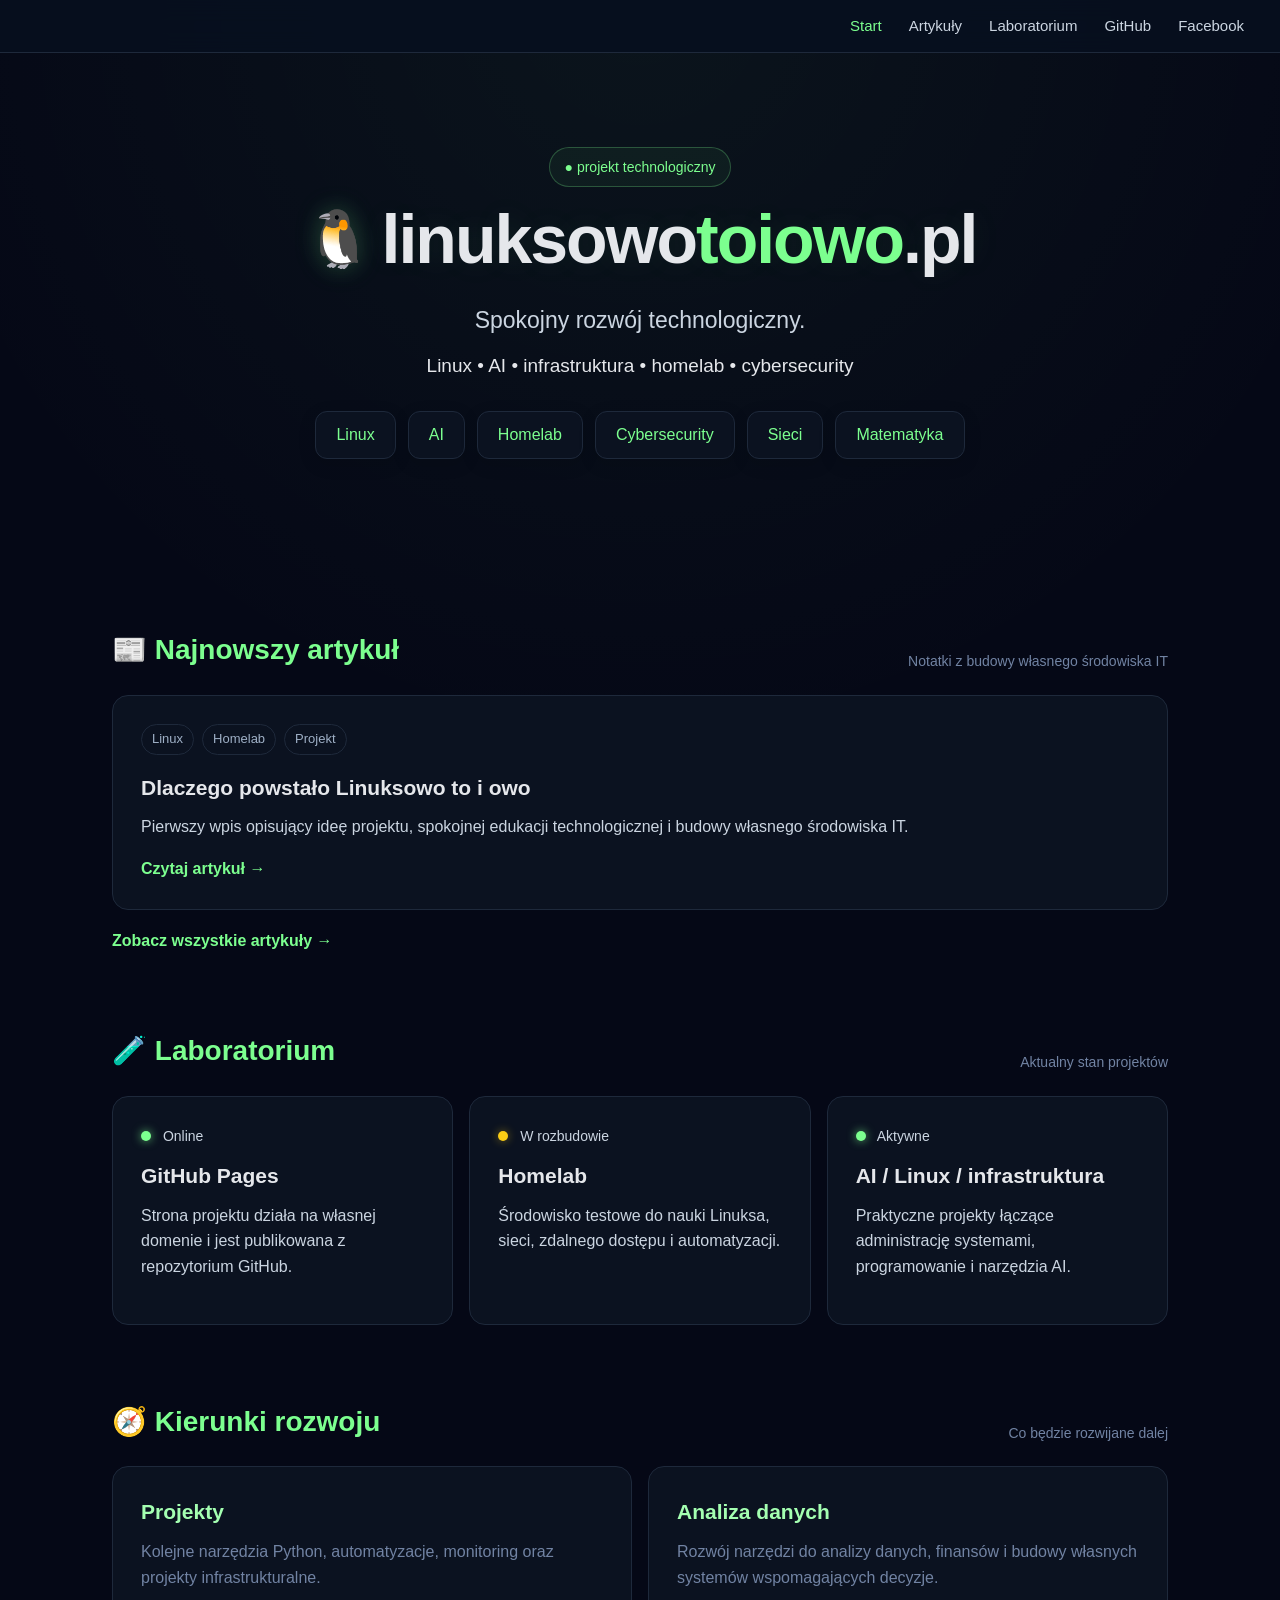
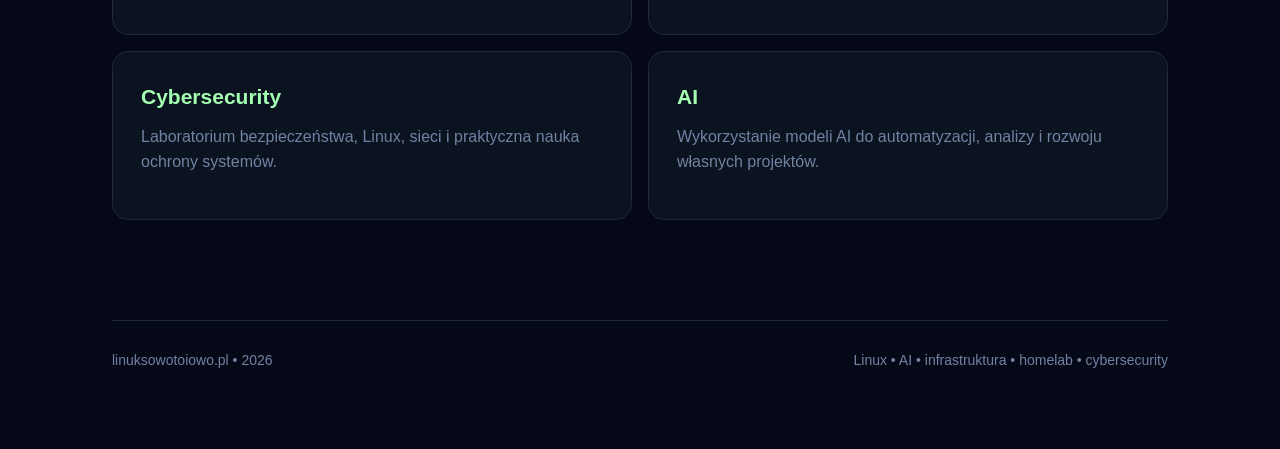
<file: index.html>
<!DOCTYPE html>
<html lang="pl">

<head>
    <meta charset="UTF-8">
    <meta name="viewport" content="width=device-width, initial-scale=1.0">
    <meta name="theme-color" content="#050816">
    <meta name="robots" content="index, follow">

    <meta name="description"
          content="linuksowotoiowo.pl — Linux, AI, infrastruktura, homelab, cybersecurity, sieci i projekty technologiczne.">

    <title>linuksowotoiowo.pl — spokojny rozwój technologiczny</title>

    <style>
        :root {
            --bg: #050816;
            --nav: #07101f;
            --panel: #0b1220;
            --panel-hover: #0f1929;
            --border: #1e293b;

            --text: #e5e7eb;
            --text-soft: #cbd5e1;
            --text-muted: #7183a3;

            --green: #7cff8f;
            --green-soft: #a4ffb1;
        }

        * {
            box-sizing: border-box;
        }

        html {
            scroll-behavior: smooth;
            scroll-padding-top: 90px;
        }

        body {
            margin: 0;
            background:
                radial-gradient(
                    circle at 50% 0%,
                    rgba(124,255,143,0.05),
                    transparent 35%
                ),
                var(--bg);

            color: var(--text);
            font-family: Arial, Helvetica, sans-serif;
            line-height: 1.6;
        }

        a:focus-visible {
            outline: 2px solid var(--green);
            outline-offset: 4px;
            border-radius: 6px;
        }

        /* NAVIGATION */

        .navbar {
            position: sticky;
            top: 0;
            z-index: 1000;

            display: flex;
            justify-content: flex-end;
            align-items: center;

            padding: 14px 36px;

            background: rgba(7,16,31,0.92);
            backdrop-filter: blur(14px);
            -webkit-backdrop-filter: blur(14px);

            border-bottom: 1px solid var(--border);
        }

        .nav-links {
            display: flex;
            align-items: center;
            gap: 27px;
        }

        .nav-links a {
            color: var(--text-soft);
            text-decoration: none;
            font-size: 15px;

            transition: color 0.2s ease;
        }

        .nav-links a:hover,
        .nav-links .active {
            color: var(--green);
        }

        /* MAIN CONTAINER */

        .container {
            max-width: 1100px;
            margin: auto;
            padding: 0 22px 50px;
        }

        /* HERO */

        .hero {
            min-height: 500px;

            display: flex;
            flex-direction: column;
            justify-content: center;
            align-items: center;

            text-align: center;
            padding: 70px 20px;
        }

        .hero-badge {
            margin-bottom: 15px;
            padding: 8px 15px;

            border-radius: 999px;
            border: 1px solid rgba(124,255,143,0.25);
            background: rgba(124,255,143,0.05);

            color: var(--green);
            font-size: 14px;
        }

        .hero h1 {
            margin: 0 0 10px;
            color: var(--text);

            font-size: clamp(34px, 6.2vw, 68px);
            line-height: 1.1;
            letter-spacing: -2px;

            text-shadow: 0 0 30px rgba(124,255,143,0.08);
        }

        .hero-logo {
            display: inline-flex;
            align-items: center;
            justify-content: center;
            gap: 0;
            flex-wrap: nowrap;
            white-space: nowrap;
        }

        .hero-tux {
            font-size: 0.82em;
            line-height: 1;
            margin-right: 10px;

            filter: drop-shadow(0 0 12px rgba(124,255,143,0.18));
        }

        .hero-logo-white {
            color: var(--text);
        }

        .hero-logo-green {
            color: var(--green);
        }

        .hero-subtitle {
            margin-top: 15px;
            color: var(--text-soft);
            font-size: 23px;
        }

        .tags {
            margin-top: 12px;
            color: var(--text);
            font-size: 19px;
        }

        /* CATEGORY BUTTONS */

        .category-buttons {
            margin-top: 30px;

            display: flex;
            justify-content: center;
            flex-wrap: wrap;
            gap: 12px;
        }

        .category-buttons a {
            padding: 10px 20px;

            border: 1px solid var(--border);
            border-radius: 12px;

            background: var(--panel);
            color: var(--green);
            text-decoration: none;

            box-shadow: 0 5px 18px rgba(0,0,0,0.12);
            transition: 0.25s ease;
        }

        .category-buttons a:hover {
            background: var(--green);
            color: var(--bg);
            border-color: var(--green);
            transform: translateY(-2px);
        }

        /* SECTIONS */

        .section {
            margin-top: 75px;
            scroll-margin-top: 100px;
        }

        .section-header {
            display: flex;
            justify-content: space-between;
            align-items: flex-end;
            gap: 20px;
            margin-bottom: 22px;
        }

        .section-header h2 {
            margin: 0;
            color: var(--green);
            font-size: 28px;
        }

        .section-description {
            color: var(--text-muted);
            font-size: 14px;
        }

        /* CARDS */

        .card {
            padding: 28px;

            background: var(--panel);
            border: 1px solid var(--border);
            border-radius: 16px;

            transition:
                transform 0.25s ease,
                border-color 0.25s ease,
                background 0.25s ease;
        }

        .card:hover {
            transform: translateY(-3px);
            border-color: rgba(124,255,143,0.45);
            background: var(--panel-hover);
        }

        .card h3 {
            margin: 0 0 10px;
            font-size: 21px;
        }

        .card p {
            margin: 0 0 16px;
            color: var(--text-soft);
        }

        .card-link {
            color: var(--green);
            text-decoration: none;
            font-weight: 600;
        }

        .card-link:hover {
            color: var(--green-soft);
        }

        /* ARTICLE TAGS */

        .article-tags {
            display: flex;
            flex-wrap: wrap;
            gap: 8px;
            margin-bottom: 16px;
        }

        .article-tag {
            padding: 4px 10px;

            border: 1px solid var(--border);
            border-radius: 999px;

            color: #9fb0c6;
            font-size: 13px;
        }

        /* LAB */

        .lab-grid {
            display: grid;
            grid-template-columns: repeat(3, 1fr);
            gap: 16px;
        }

        .status {
            margin-bottom: 12px;
            color: var(--text-soft);
            font-size: 14px;
        }

        .status-dot {
            display: inline-block;
            width: 10px;
            height: 10px;
            margin-right: 8px;

            border-radius: 50%;
            background: var(--green);

            box-shadow: 0 0 10px rgba(124,255,143,0.7);
        }

        .status-dot.yellow {
            background: #facc15;
            box-shadow: 0 0 10px rgba(250,204,21,0.45);
        }

        /* DEVELOPMENT */

        .development-grid {
            display: grid;
            grid-template-columns: repeat(2, 1fr);
            gap: 16px;
        }

        .development-card h3 {
            color: var(--green-soft);
        }

        .development-card p {
            color: var(--text-muted);
        }

        /* FOOTER */

        .footer {
            margin-top: 100px;
            padding: 28px 0;

            border-top: 1px solid var(--border);

            display: flex;
            justify-content: space-between;
            gap: 20px;

            color: var(--text-muted);
            font-size: 14px;
        }

        .footer a {
            color: var(--text-muted);
            text-decoration: none;
        }

        .footer a:hover {
            color: var(--green);
        }

        /* RESPONSIVE */

        @media (max-width: 800px) {
            .navbar {
                flex-direction: column;
                gap: 12px;
                padding: 14px 18px;
                position: relative;
            }

            .nav-links {
                justify-content: center;
                flex-wrap: wrap;
                gap: 10px 18px;
            }

            .hero {
                min-height: 430px;
                padding: 50px 10px;
            }

            .hero h1 {
                letter-spacing: -1px;
                font-size: clamp(30px, 8vw, 48px);
            }

            .hero-logo {
                white-space: normal;
                flex-wrap: wrap;
            }

            .hero-tux {
                margin-right: 6px;
            }

            .hero-subtitle {
                font-size: 20px;
            }

            .tags {
                font-size: 16px;
            }

            .lab-grid,
            .development-grid {
                grid-template-columns: 1fr;
            }

            .section-header {
                align-items: flex-start;
                flex-direction: column;
            }

            .footer {
                flex-direction: column;
            }
        }

        @media (max-width: 420px) {
            .hero {
                min-height: 360px;
                padding: 38px 6px;
            }

            .hero h1 {
                font-size: 30px;
                letter-spacing: -0.8px;
            }

            .hero-tux {
                font-size: 0.72em;
            }

            .hero-subtitle {
                font-size: 18px;
            }

            .category-buttons a {
                padding: 9px 13px;
                font-size: 14px;
            }

            .card {
                padding: 20px;
            }
        }

        @media (prefers-reduced-motion: reduce) {
            html {
                scroll-behavior: auto;
            }

            *,
            *::before,
            *::after {
                transition-duration: 0.01ms !important;
                animation-duration: 0.01ms !important;
                animation-iteration-count: 1 !important;
            }
        }
    </style>
</head>

<body>

<!-- NAVIGATION -->

<nav class="navbar">
    <div class="nav-links">

        <a class="active" href="index.html">
            Start
        </a>

        <a href="articles/">
            Artykuły
        </a>

        <a href="#laboratorium">
            Laboratorium
        </a>

        <a
            href="https://github.com/jckkrawczyk-droid/linuksowotoiowo"
            target="_blank"
            rel="noopener noreferrer">
            GitHub
        </a>

        <a
            href="https://www.facebook.com/groups/1503868154056317"
            target="_blank"
            rel="noopener noreferrer">
            Facebook
        </a>

    </div>
</nav>

<main class="container">

<!-- HERO -->

<section class="hero">

    <div class="hero-badge">
        ● projekt technologiczny
    </div>

    <h1 class="hero-logo">
        <span class="hero-tux" aria-hidden="true">🐧</span><span class="hero-logo-white">linuksowo</span><span class="hero-logo-green">toiowo</span><span class="hero-logo-white">.pl</span>
    </h1>

    <div class="hero-subtitle">
        Spokojny rozwój technologiczny.
    </div>

    <div class="tags">
        Linux • AI • infrastruktura • homelab • cybersecurity
    </div>

    <div class="category-buttons">

        <a href="articles/">Linux</a>
        <a href="articles/">AI</a>
        <a href="articles/">Homelab</a>
        <a href="articles/">Cybersecurity</a>
        <a href="articles/">Sieci</a>
        <a href="articles/">Matematyka</a>

    </div>

</section>

<!-- LATEST ARTICLE -->

<section class="section" id="artykuly">

    <div class="section-header">

        <h2>
            📰 Najnowszy artykuł
        </h2>

        <div class="section-description">
            Notatki z budowy własnego środowiska IT
        </div>

    </div>

    <article class="card">

        <div class="article-tags">
            <span class="article-tag">Linux</span>
            <span class="article-tag">Homelab</span>
            <span class="article-tag">Projekt</span>
        </div>

        <h3>
            Dlaczego powstało Linuksowo to i owo
        </h3>

        <p>
            Pierwszy wpis opisujący ideę projektu,
            spokojnej edukacji technologicznej
            i budowy własnego środowiska IT.
        </p>

        <a class="card-link" href="articles/pierwszy-artykul.html">
            Czytaj artykuł →
        </a>

    </article>

    <div style="margin-top:18px;">
        <a class="card-link" href="articles/">
            Zobacz wszystkie artykuły →
        </a>
    </div>

</section>

<!-- LABORATORY -->

<section class="section" id="laboratorium">

    <div class="section-header">

        <h2>
            🧪 Laboratorium
        </h2>

        <div class="section-description">
            Aktualny stan projektów
        </div>

    </div>

    <div class="lab-grid">

        <div class="card">

            <div class="status">
                <span class="status-dot"></span>
                Online
            </div>

            <h3>
                GitHub Pages
            </h3>

            <p>
                Strona projektu działa na własnej domenie
                i jest publikowana z repozytorium GitHub.
            </p>

        </div>

        <div class="card">

            <div class="status">
                <span class="status-dot yellow"></span>
                W rozbudowie
            </div>

            <h3>
                Homelab
            </h3>

            <p>
                Środowisko testowe do nauki Linuksa,
                sieci, zdalnego dostępu
                i automatyzacji.
            </p>

        </div>

        <div class="card">

            <div class="status">
                <span class="status-dot"></span>
                Aktywne
            </div>

            <h3>
                AI / Linux / infrastruktura
            </h3>

            <p>
                Praktyczne projekty łączące
                administrację systemami,
                programowanie
                i narzędzia AI.
            </p>

        </div>

    </div>

</section>

<!-- DEVELOPMENT -->

<section class="section">

    <div class="section-header">

        <h2>
            🧭 Kierunki rozwoju
        </h2>

        <div class="section-description">
            Co będzie rozwijane dalej
        </div>

    </div>

    <div class="development-grid">

        <div class="card development-card">

            <h3>
                Projekty
            </h3>

            <p>
                Kolejne narzędzia Python,
                automatyzacje,
                monitoring oraz projekty
                infrastrukturalne.
            </p>

        </div>

        <div class="card development-card">

            <h3>
                Analiza danych
            </h3>

            <p>
                Rozwój narzędzi do analizy danych,
                finansów i budowy własnych
                systemów wspomagających decyzje.
            </p>

        </div>

        <div class="card development-card">

            <h3>
                Cybersecurity
            </h3>

            <p>
                Laboratorium bezpieczeństwa,
                Linux, sieci
                i praktyczna nauka
                ochrony systemów.
            </p>

        </div>

        <div class="card development-card">

            <h3>
                AI
            </h3>

            <p>
                Wykorzystanie modeli AI
                do automatyzacji,
                analizy
                i rozwoju własnych projektów.
            </p>

        </div>

    </div>

</section>

<!-- FOOTER -->

<footer class="footer">

    <div>
        linuksowotoiowo.pl • 2026
    </div>

    <div>
        Linux • AI • infrastruktura • homelab • cybersecurity
    </div>

</footer>

</main>

</body>
</html>
</file>
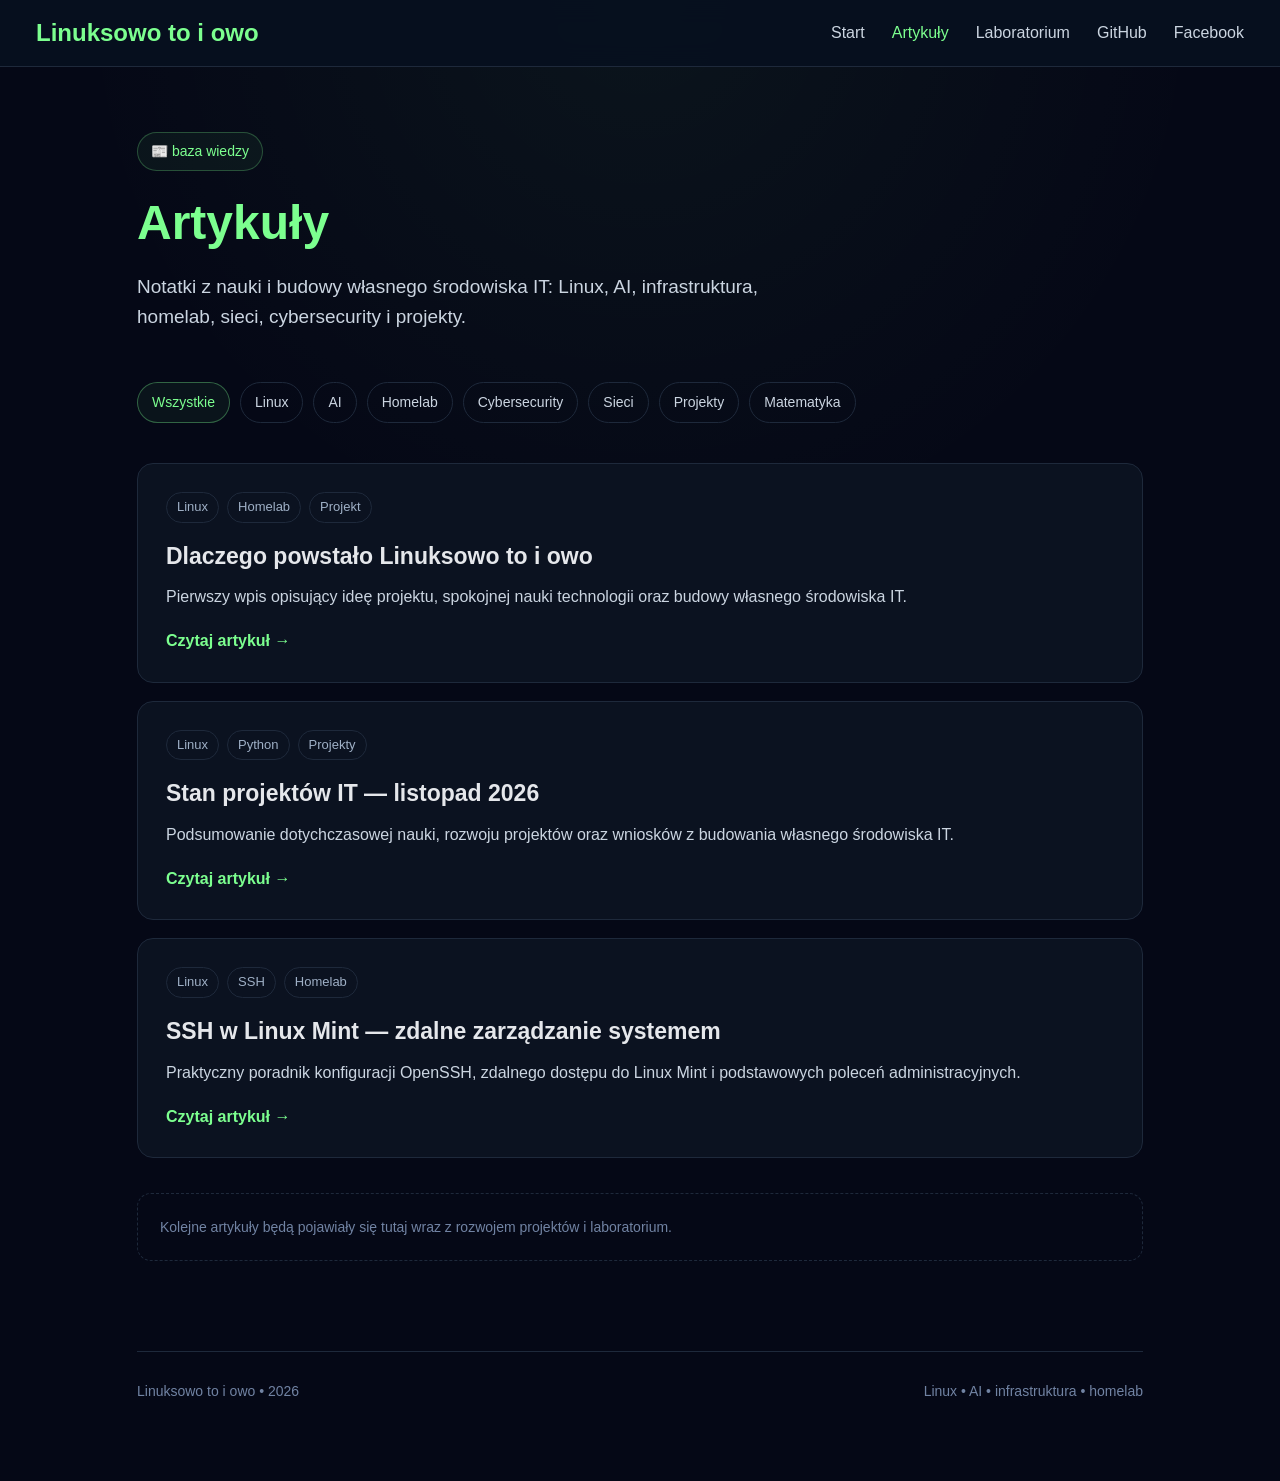
<file: articles/index.html>
<!DOCTYPE html>
<html lang="pl">

<head>

    <meta charset="UTF-8">

    <meta
        name="viewport"
        content="width=device-width, initial-scale=1.0">

    <meta
        name="description"
        content="Artykuły Linuksowo to i owo — Linux, AI, homelab, infrastruktura, sieci i cybersecurity.">

    <title>
        Artykuły | Linuksowo to i owo
    </title>


    <style>

        :root {
            --bg:#050816;
            --nav:#07101f;
            --panel:#0b1220;
            --panel-hover:#0f1929;
            --border:#1e293b;

            --text:#e5e7eb;
            --text-soft:#cbd5e1;
            --text-muted:#7183a3;

            --green:#7cff8f;
            --green-soft:#a4ffb1;
        }

        * {
            box-sizing:border-box;
        }

        html {
            scroll-behavior:smooth;
        }

        body {
            margin:0;

            background:
                radial-gradient(
                    circle at 50% 0%,
                    rgba(124,255,143,0.05),
                    transparent 35%
                ),
                var(--bg);

            color:var(--text);

            font-family:
                Arial,
                Helvetica,
                sans-serif;

            line-height:1.6;
        }


        /* NAVIGATION */

        .navbar {
            position:sticky;

            top:0;

            z-index:1000;

            display:flex;

            justify-content:
                space-between;

            align-items:center;

            padding:
                14px
                36px;

            background:
                rgba(7,16,31,0.95);

            backdrop-filter:
                blur(12px);

            border-bottom:
                1px solid
                var(--border);
        }

        .nav-logo {
            color:
                var(--green);

            font-size:
                24px;

            font-weight:
                700;
        }

        .nav-links {
            display:flex;

            align-items:center;

            gap:27px;
        }

        .nav-links a {
            color:
                var(--text-soft);

            text-decoration:
                none;

            transition:
                color 0.2s ease;
        }

        .nav-links a:hover,
        .nav-links .active {
            color:
                var(--green);
        }


        /* CONTAINER */

        .container {
            max-width:
                1050px;

            margin:
                auto;

            padding:
                65px
                22px
                50px;
        }


        /* HEADER */

        .page-header {
            margin-bottom:
                50px;
        }

        .page-label {
            display:
                inline-block;

            margin-bottom:
                14px;

            padding:
                7px
                13px;

            border:
                1px solid
                rgba(124,255,143,0.25);

            border-radius:
                999px;

            background:
                rgba(124,255,143,0.05);

            color:
                var(--green);

            font-size:
                14px;
        }

        .page-header h1 {
            margin:
                0
                0
                10px;

            color:
                var(--green);

            font-size:
                48px;
        }

        .page-header p {
            max-width:
                700px;

            margin:
                0;

            color:
                var(--text-soft);

            font-size:
                19px;
        }


        /* CATEGORY FILTER LOOK */

        .categories {
            display:
                flex;

            flex-wrap:
                wrap;

            gap:
                10px;

            margin-bottom:
                40px;
        }

        .category {
            padding:
                8px
                14px;

            border:
                1px solid
                var(--border);

            border-radius:
                999px;

            color:
                var(--text-soft);

            font-size:
                14px;
        }

        .category.active {
            color:
                var(--green);

            border-color:
                rgba(124,255,143,0.35);

            background:
                rgba(124,255,143,0.05);
        }


        /* ARTICLES */

        .article-grid {
            display:
                grid;

            gap:
                18px;
        }

        .article-card {
            padding:
                28px;

            background:
                var(--panel);

            border:
                1px solid
                var(--border);

            border-radius:
                16px;

            transition:
                transform 0.25s ease,
                border-color 0.25s ease,
                background 0.25s ease;
        }

        .article-card:hover {
            transform:
                translateY(-3px);

            border-color:
                rgba(124,255,143,0.45);

            background:
                var(--panel-hover);
        }

        .article-meta {
            display:
                flex;

            flex-wrap:
                wrap;

            gap:
                8px;

            margin-bottom:
                15px;
        }

        .tag {
            padding:
                4px
                10px;

            border:
                1px solid
                var(--border);

            border-radius:
                999px;

            color:
                #9fb0c6;

            font-size:
                13px;
        }

        .article-card h2 {
            margin:
                0
                0
                10px;

            font-size:
                23px;
        }

        .article-card p {
            margin:
                0
                0
                18px;

            color:
                var(--text-soft);
        }

        .article-card a {
            color:
                var(--green);

            text-decoration:
                none;

            font-weight:
                600;
        }

        .article-card a:hover {
            color:
                var(--green-soft);
        }


        /* INFO */

        .articles-info {
            margin-top:
                35px;

            padding:
                22px;

            border:
                1px dashed
                var(--border);

            border-radius:
                14px;

            color:
                var(--text-muted);

            font-size:
                14px;
        }


        /* FOOTER */

        .footer {
            margin-top:
                90px;

            padding:
                28px
                0;

            border-top:
                1px solid
                var(--border);

            display:
                flex;

            justify-content:
                space-between;

            gap:
                20px;

            color:
                var(--text-muted);

            font-size:
                14px;
        }

        .footer a {
            color:
                var(--text-muted);

            text-decoration:
                none;
        }

        .footer a:hover {
            color:
                var(--green);
        }


        /* MOBILE */

        @media(max-width:800px) {

            .navbar {
                flex-direction:
                    column;

                gap:
                    12px;

                padding:
                    14px
                    18px;
            }

            .nav-links {
                justify-content:
                    center;

                flex-wrap:
                    wrap;

                gap:
                    10px
                    18px;
            }

            .container {
                padding:
                    40px
                    16px;
            }

            .page-header h1 {
                font-size:
                    40px;
            }

            .footer {
                flex-direction:
                    column;
            }

        }

    </style>

</head>


<body>


<!-- NAVIGATION -->

<nav class="navbar">

    <div class="nav-logo">
        Linuksowo to i owo
    </div>


    <div class="nav-links">

        <a href="../index.html">
            Start
        </a>

        <a
            class="active"
            href="index.html">
            Artykuły
        </a>

        <a href="../index.html#laboratorium">
            Laboratorium
        </a>

        <a
            href="https://github.com/jckkrawczyk-droid/linuksowotoiowo"
            target="_blank"
            rel="noopener noreferrer">
            GitHub
        </a>

        <a
            href="https://www.facebook.com/groups/1503868154056317"
            target="_blank"
            rel="noopener noreferrer">
            Facebook
        </a>

    </div>

</nav>


<main class="container">


<!-- HEADER -->

<header class="page-header">

    <div class="page-label">
        📰 baza wiedzy
    </div>

    <h1>
        Artykuły
    </h1>

    <p>
        Notatki z nauki i budowy własnego środowiska IT:
        Linux, AI, infrastruktura, homelab,
        sieci, cybersecurity i projekty.
    </p>

</header>


<!-- CATEGORIES -->

<div class="categories">

    <span class="category active">
        Wszystkie
    </span>

    <span class="category">
        Linux
    </span>

    <span class="category">
        AI
    </span>

    <span class="category">
        Homelab
    </span>

    <span class="category">
        Cybersecurity
    </span>

    <span class="category">
        Sieci
    </span>

    <span class="category">
        Projekty
    </span>

    <span class="category">
        Matematyka
    </span>

</div>


<!-- ARTICLES -->

<section class="article-grid">


    <article class="article-card">

        <div class="article-meta">

            <span class="tag">
                Linux
            </span>

            <span class="tag">
                Homelab
            </span>

            <span class="tag">
                Projekt
            </span>

        </div>


        <h2>
            Dlaczego powstało Linuksowo to i owo
        </h2>


        <p>
            Pierwszy wpis opisujący ideę projektu,
            spokojnej nauki technologii
            oraz budowy własnego środowiska IT.
        </p>


        <a href="pierwszy-artykul.html">
            Czytaj artykuł →
        </a>

    </article>
<article class="article-card">

    <div class="article-meta">
        <span class="tag">Linux</span>
        <span class="tag">Python</span>
        <span class="tag">Projekty</span>
    </div>

    <h2>
        Stan projektów IT — listopad 2026
    </h2>

    <p>
        Podsumowanie dotychczasowej nauki, rozwoju projektów
        oraz wniosków z budowania własnego środowiska IT.
    </p>

    <a href="stan-projektow-listopad-2026.html">
        Czytaj artykuł →
    </a>

</article>
<article class="article-card">

    <div class="article-meta">
        <span class="tag">Linux</span>
        <span class="tag">SSH</span>
        <span class="tag">Homelab</span>
    </div>

    <h2>
        SSH w Linux Mint — zdalne zarządzanie systemem
    </h2>

    <p>
        Praktyczny poradnik konfiguracji OpenSSH, zdalnego dostępu
        do Linux Mint i podstawowych poleceń administracyjnych.
    </p>

    <a href="ssh-linux-mint.html">
        Czytaj artykuł →
    </a>

</article>
</section>


<!-- FUTURE INFO -->

<div class="articles-info">

    Kolejne artykuły będą pojawiały się tutaj wraz
    z rozwojem projektów i laboratorium.

</div>


<!-- FOOTER -->

<footer class="footer">

    <div>
        Linuksowo to i owo • 2026
    </div>

    <div>
        Linux • AI • infrastruktura • homelab
    </div>

</footer>


</main>

</body>

</html>
</file>
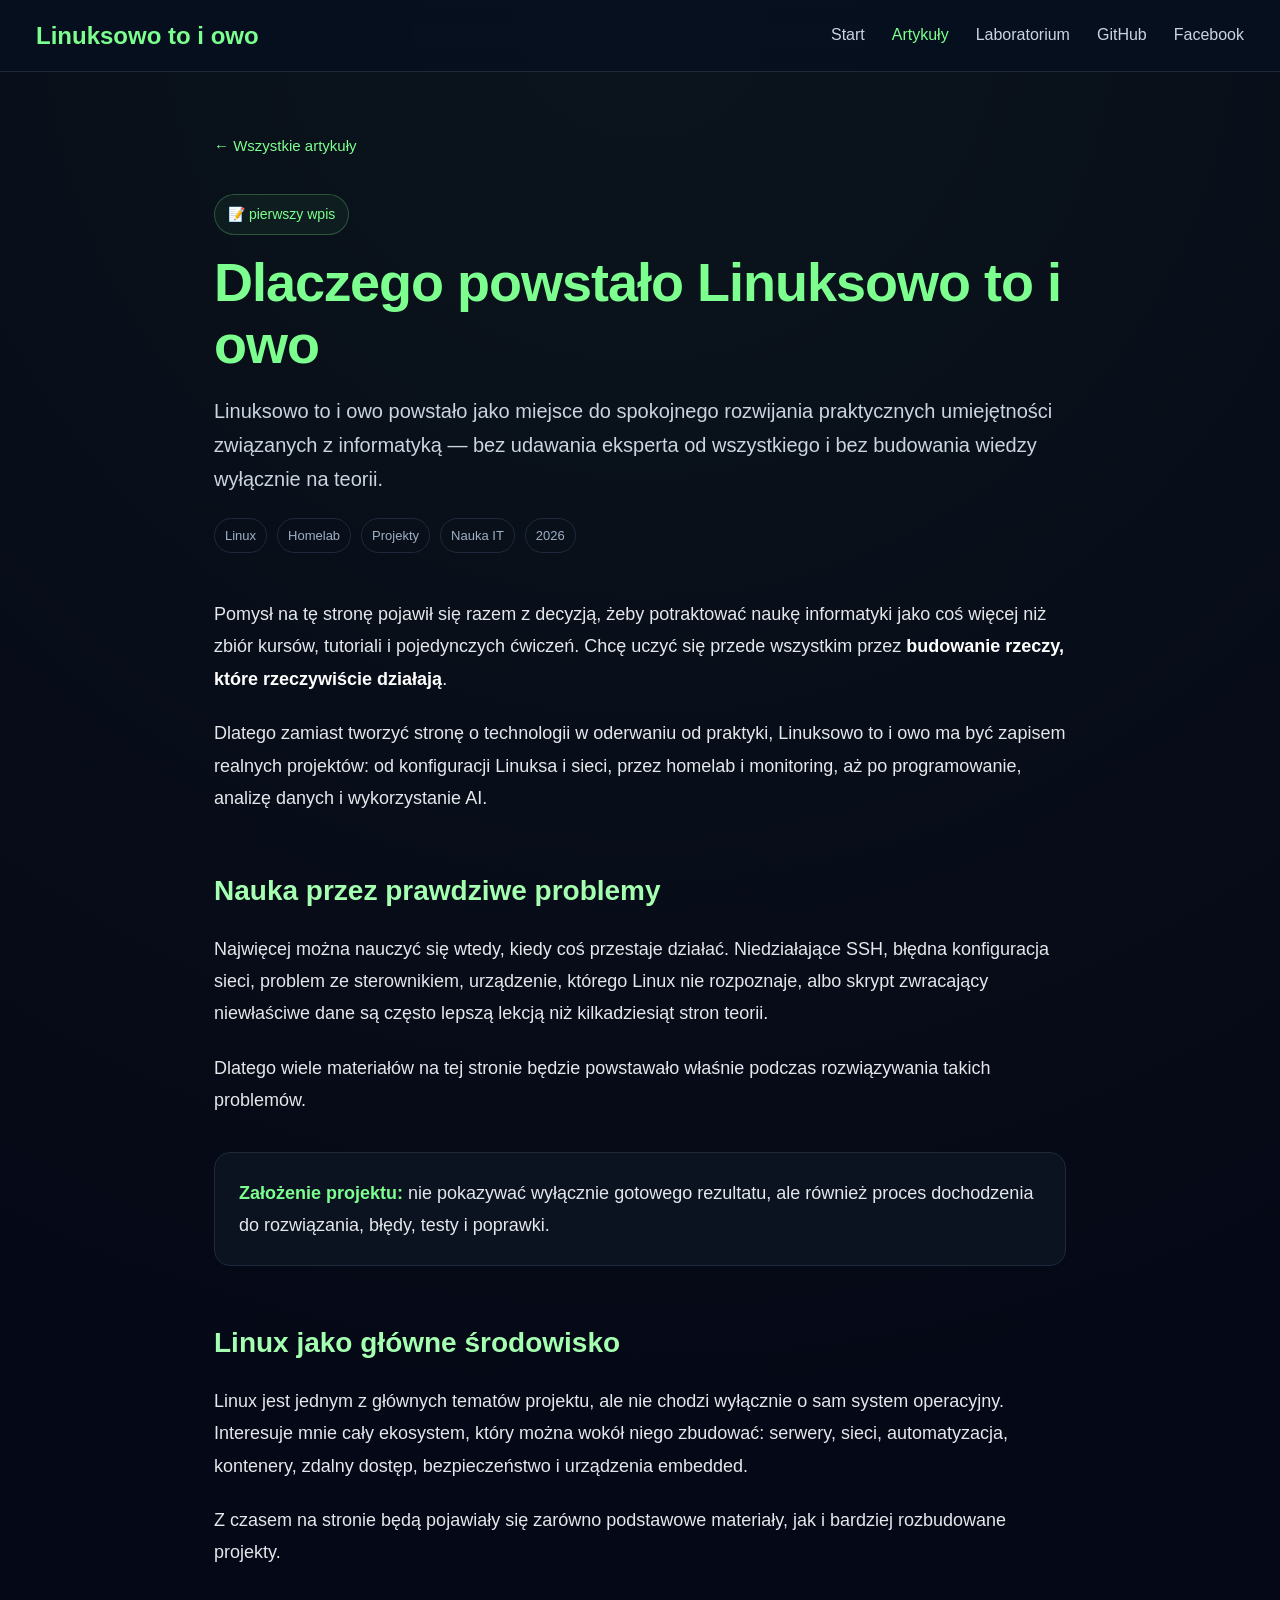
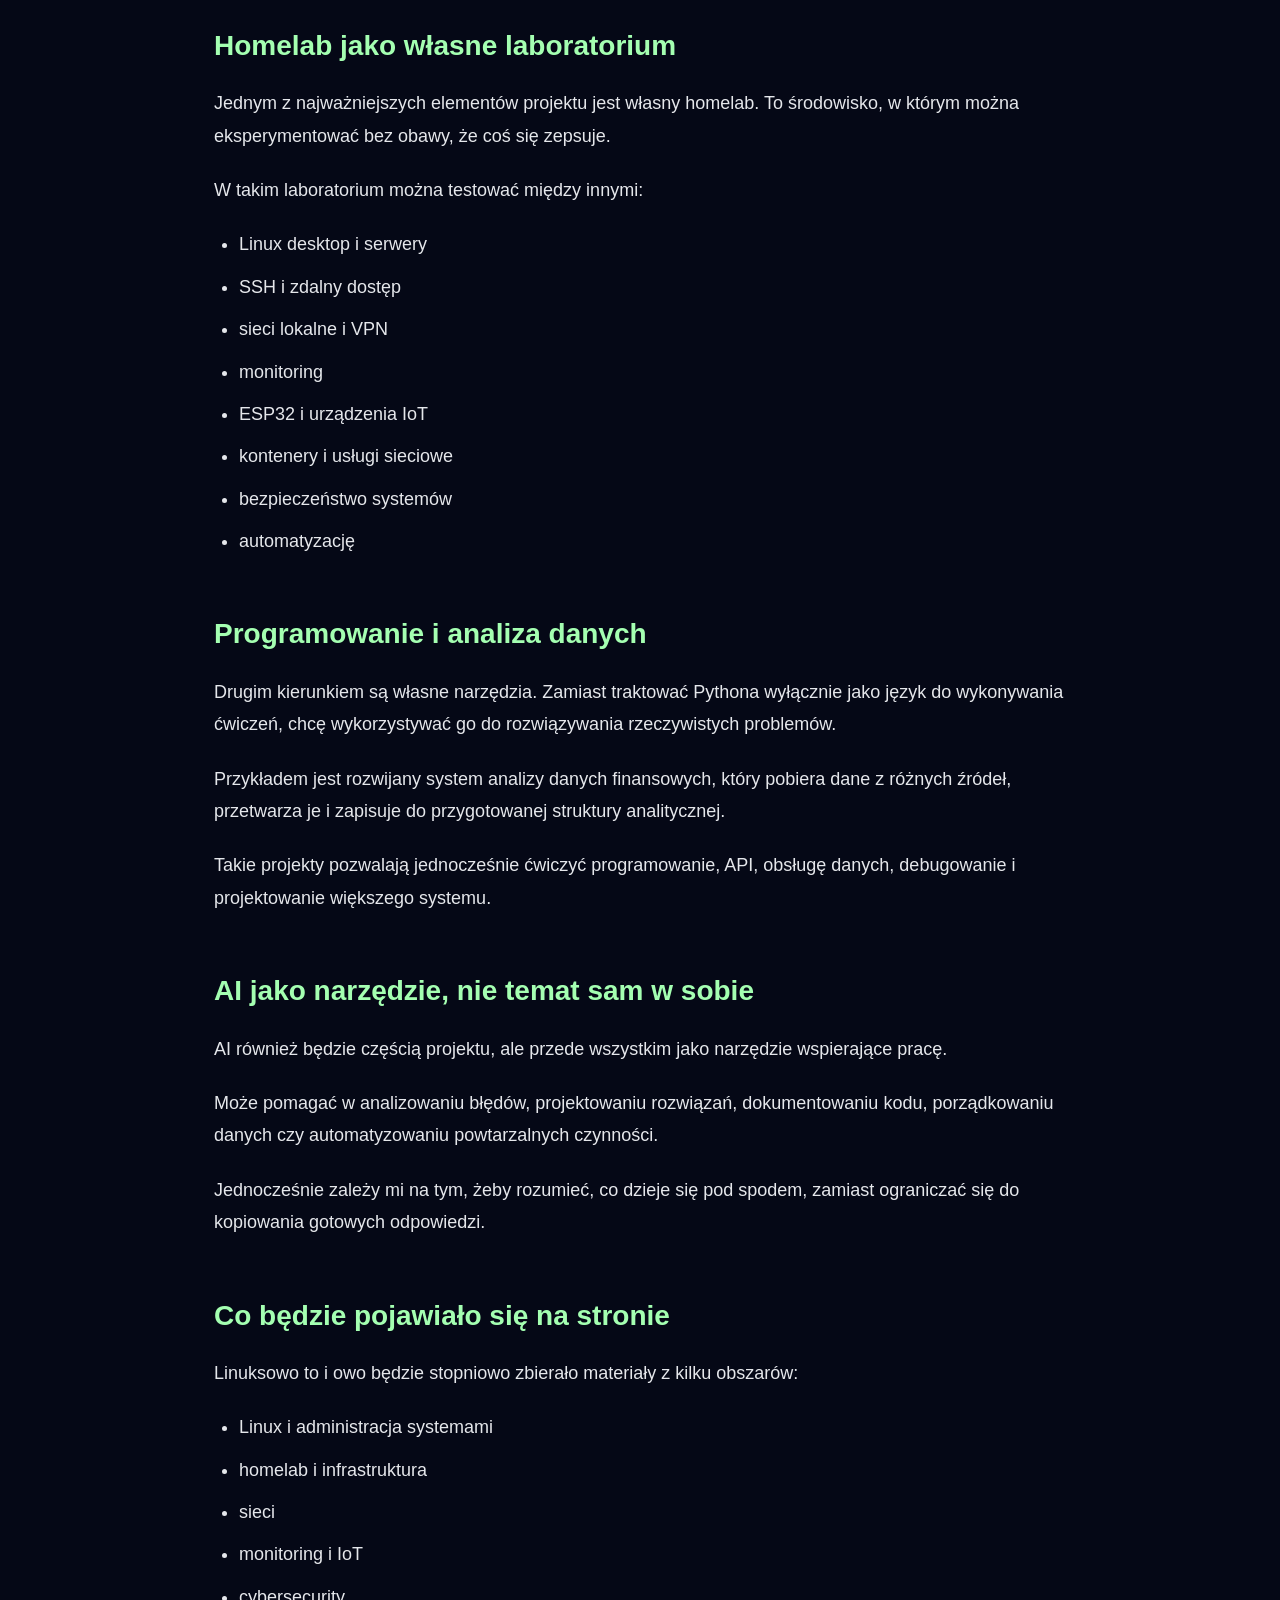
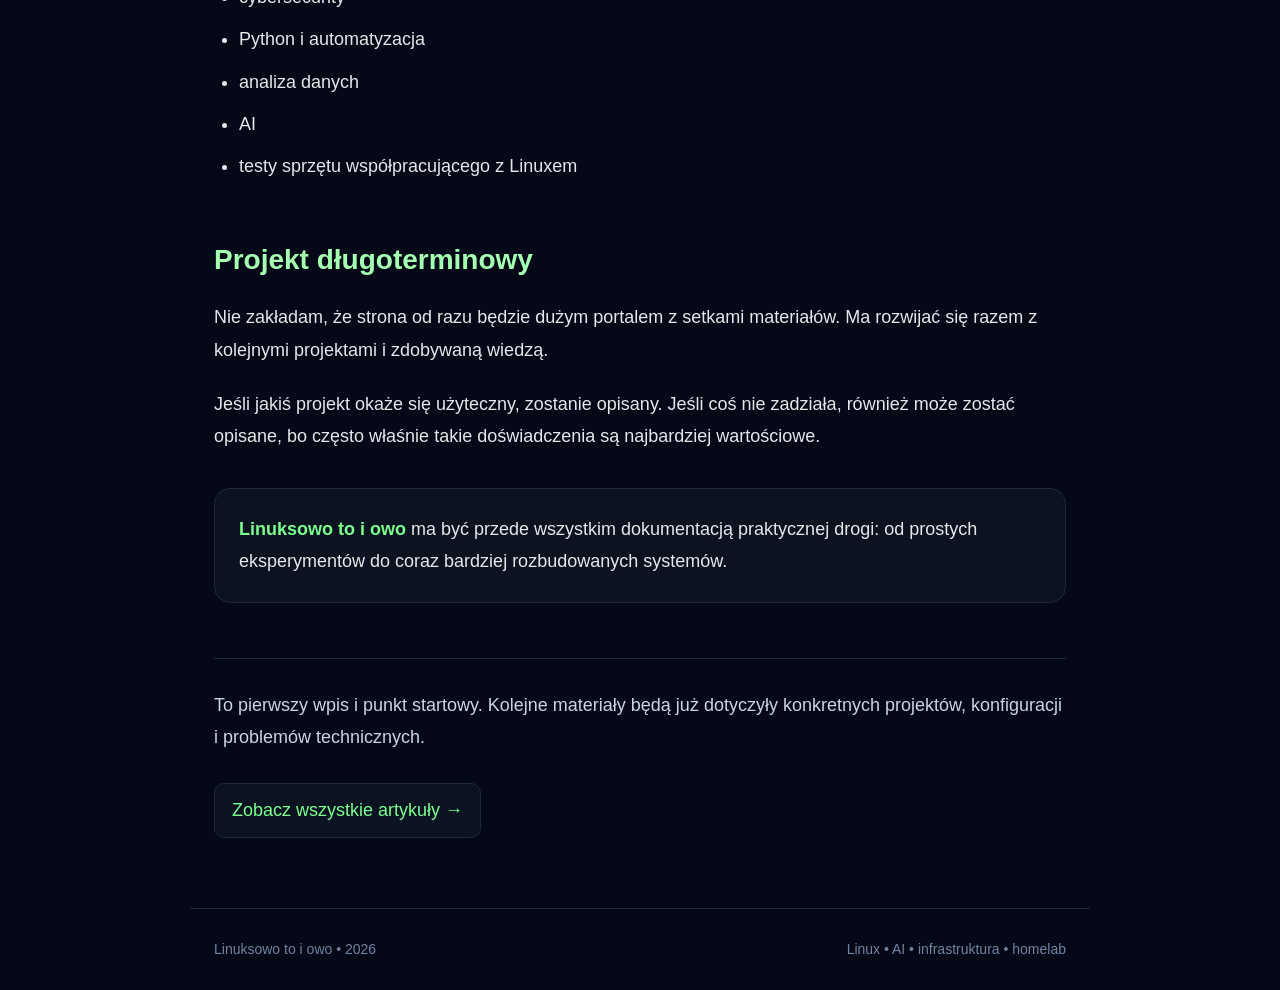
<file: articles/pierwszy-artykul.html>
<!DOCTYPE html>
<html lang="pl">

<head>

    <meta charset="UTF-8">

    <meta
        name="viewport"
        content="width=device-width, initial-scale=1.0">

    <meta
        name="description"
        content="Dlaczego powstało Linuksowo to i owo — projekt poświęcony Linuxowi, AI, homelabowi, infrastrukturze, sieciom i praktycznej nauce IT.">

    <title>
        Dlaczego powstało Linuksowo to i owo
    </title>


    <style>

        :root {
            --bg:#050816;
            --nav:#07101f;
            --panel:#0b1220;
            --panel-soft:#09111f;
            --border:#1e293b;

            --text:#e5e7eb;
            --text-soft:#cbd5e1;
            --text-muted:#7183a3;

            --green:#7cff8f;
            --green-soft:#a4ffb1;
        }


        * {
            box-sizing:border-box;
        }


        html {
            scroll-behavior:smooth;
        }


        body {
            margin:0;

            background:
                radial-gradient(
                    circle at 50% 0%,
                    rgba(124,255,143,0.05),
                    transparent 35%
                ),
                var(--bg);

            color:var(--text);

            font-family:
                Arial,
                Helvetica,
                sans-serif;

            line-height:1.8;
        }


        /* =========================
           NAVBAR
        ========================= */

        .navbar {
            position:sticky;
            top:0;
            z-index:1000;

            display:flex;
            justify-content:space-between;
            align-items:center;

            padding:14px 36px;

            background:
                rgba(7,16,31,0.95);

            backdrop-filter:blur(12px);

            border-bottom:
                1px solid
                var(--border);
        }


        .nav-logo {
            color:var(--green);

            font-size:24px;
            font-weight:700;

            text-decoration:none;
        }


        .nav-links {
            display:flex;
            align-items:center;

            gap:27px;
        }


        .nav-links a {
            color:var(--text-soft);

            text-decoration:none;

            transition:
                color 0.2s ease;
        }


        .nav-links a:hover,
        .nav-links .active {
            color:var(--green);
        }


        /* =========================
           ARTICLE CONTAINER
        ========================= */

        .article-container {
            max-width:900px;

            margin:auto;

            padding:
                60px
                24px
                70px;
        }


        /* =========================
           BACK LINK
        ========================= */

        .back-link {
            display:inline-block;

            margin-bottom:35px;

            color:var(--green);

            text-decoration:none;

            font-size:15px;
        }


        .back-link:hover {
            color:var(--green-soft);
        }


        /* =========================
           ARTICLE HEADER
        ========================= */

        .article-header {
            margin-bottom:45px;
        }


        .article-label {
            display:inline-block;

            margin-bottom:16px;

            padding:
                7px
                13px;

            border:
                1px solid
                rgba(124,255,143,0.25);

            border-radius:999px;

            background:
                rgba(124,255,143,0.05);

            color:var(--green);

            font-size:14px;
        }


        .article-header h1 {
            margin:
                0
                0
                18px;

            color:var(--green);

            font-size:
                clamp(
                    38px,
                    6vw,
                    54px
                );

            line-height:1.15;

            letter-spacing:-1px;
        }


        .article-intro {
            margin:
                0
                0
                18px;

            color:var(--text-soft);

            font-size:20px;

            line-height:1.7;
        }


        .article-meta {
            display:flex;
            flex-wrap:wrap;

            gap:10px;

            margin-top:22px;
        }


        .meta-tag {
            padding:
                5px
                10px;

            border:
                1px solid
                var(--border);

            border-radius:999px;

            color:#9fb0c6;

            font-size:13px;
        }


        /* =========================
           ARTICLE CONTENT
        ========================= */

        .article-content {
            font-size:18px;
        }


        .article-content h2 {
            margin:
                52px
                0
                16px;

            color:var(--green-soft);

            font-size:28px;
        }


        .article-content h3 {
            margin:
                35px
                0
                12px;

            color:var(--text);

            font-size:21px;
        }


        .article-content p {
            margin:
                0
                0
                22px;
        }


        .article-content strong {
            color:#ffffff;
        }


        .article-content ul {
            margin:
                15px
                0
                28px;

            padding-left:25px;
        }


        .article-content li {
            margin-bottom:10px;
        }


        /* =========================
           INFO BOX
        ========================= */

        .info-box {
            margin:
                35px
                0;

            padding:
                24px;

            background:
                var(--panel);

            border:
                1px solid
                var(--border);

            border-radius:16px;
        }


        .info-box strong {
            color:var(--green);
        }


        /* =========================
           ARTICLE END
        ========================= */

        .article-end {
            margin-top:55px;

            padding-top:30px;

            border-top:
                1px solid
                var(--border);
        }


        .article-end p {
            color:var(--text-soft);
        }


        .article-button {
            display:inline-block;

            margin-top:8px;

            padding:
                10px
                17px;

            background:var(--panel);

            border:
                1px solid
                var(--border);

            border-radius:10px;

            color:var(--green);

            text-decoration:none;

            transition:
                0.25s ease;
        }


        .article-button:hover {
            background:var(--green);

            color:var(--bg);

            border-color:var(--green);

            transform:
                translateY(-2px);
        }


        /* =========================
           FOOTER
        ========================= */

        .footer {
            max-width:900px;

            margin:
                0
                auto;

            padding:
                28px
                24px;

            border-top:
                1px solid
                var(--border);

            display:flex;
            justify-content:space-between;

            gap:20px;

            color:var(--text-muted);

            font-size:14px;
        }


        /* =========================
           RESPONSIVE
        ========================= */

        @media(max-width:800px) {

            .navbar {
                flex-direction:column;

                gap:12px;

                padding:
                    14px
                    18px;
            }


            .nav-links {
                justify-content:center;

                flex-wrap:wrap;

                gap:
                    10px
                    18px;
            }


            .article-container {
                padding:
                    40px
                    18px
                    55px;
            }


            .article-content {
                font-size:17px;
            }


            .footer {
                flex-direction:column;
            }

        }

    </style>

</head>


<body>


<!-- =========================
     NAVIGATION
========================= -->

<nav class="navbar">

    <a
        class="nav-logo"
        href="../index.html">

        Linuksowo to i owo

    </a>


    <div class="nav-links">

        <a href="../index.html">
            Start
        </a>

        <a
            class="active"
            href="index.html">
            Artykuły
        </a>

        <a href="../index.html#laboratorium">
            Laboratorium
        </a>

        <a
            href="https://github.com/jckkrawczyk-droid/linuksowotoiowo"
            target="_blank"
            rel="noopener noreferrer">
            GitHub
        </a>

        <a
            href="https://www.facebook.com/groups/1503868154056317"
            target="_blank"
            rel="noopener noreferrer">
            Facebook
        </a>

    </div>

</nav>


<!-- =========================
     ARTICLE
========================= -->

<main class="article-container">


    <a
        class="back-link"
        href="index.html">

        ← Wszystkie artykuły

    </a>


    <header class="article-header">


        <div class="article-label">
            📝 pierwszy wpis
        </div>


        <h1>
            Dlaczego powstało Linuksowo to i owo
        </h1>


        <p class="article-intro">

            Linuksowo to i owo powstało jako miejsce
            do spokojnego rozwijania praktycznych
            umiejętności związanych z informatyką —
            bez udawania eksperta od wszystkiego
            i bez budowania wiedzy wyłącznie na teorii.

        </p>


        <div class="article-meta">

            <span class="meta-tag">
                Linux
            </span>

            <span class="meta-tag">
                Homelab
            </span>

            <span class="meta-tag">
                Projekty
            </span>

            <span class="meta-tag">
                Nauka IT
            </span>

            <span class="meta-tag">
                2026
            </span>

        </div>

    </header>


    <article class="article-content">


        <p>

            Pomysł na tę stronę pojawił się razem
            z decyzją, żeby potraktować naukę informatyki
            jako coś więcej niż zbiór kursów,
            tutoriali i pojedynczych ćwiczeń.

            Chcę uczyć się przede wszystkim przez
            <strong>budowanie rzeczy, które rzeczywiście działają</strong>.

        </p>


        <p>

            Dlatego zamiast tworzyć stronę o technologii
            w oderwaniu od praktyki, Linuksowo to i owo
            ma być zapisem realnych projektów:
            od konfiguracji Linuksa i sieci,
            przez homelab i monitoring,
            aż po programowanie, analizę danych
            i wykorzystanie AI.

        </p>


        <h2>
            Nauka przez prawdziwe problemy
        </h2>


        <p>

            Najwięcej można nauczyć się wtedy,
            kiedy coś przestaje działać.

            Niedziałające SSH, błędna konfiguracja sieci,
            problem ze sterownikiem, urządzenie,
            którego Linux nie rozpoznaje,
            albo skrypt zwracający niewłaściwe dane
            są często lepszą lekcją niż kilkadziesiąt
            stron teorii.

        </p>


        <p>

            Dlatego wiele materiałów na tej stronie
            będzie powstawało właśnie podczas
            rozwiązywania takich problemów.

        </p>


        <div class="info-box">

            <strong>Założenie projektu:</strong>

            nie pokazywać wyłącznie gotowego rezultatu,
            ale również proces dochodzenia do rozwiązania,
            błędy, testy i poprawki.

        </div>


        <h2>
            Linux jako główne środowisko
        </h2>


        <p>

            Linux jest jednym z głównych tematów projektu,
            ale nie chodzi wyłącznie o sam system operacyjny.

            Interesuje mnie cały ekosystem,
            który można wokół niego zbudować:
            serwery, sieci, automatyzacja,
            kontenery, zdalny dostęp,
            bezpieczeństwo i urządzenia embedded.

        </p>


        <p>

            Z czasem na stronie będą pojawiały się
            zarówno podstawowe materiały,
            jak i bardziej rozbudowane projekty.

        </p>


        <h2>
            Homelab jako własne laboratorium
        </h2>


        <p>

            Jednym z najważniejszych elementów projektu
            jest własny homelab.

            To środowisko, w którym można eksperymentować
            bez obawy, że coś się zepsuje.

        </p>


        <p>

            W takim laboratorium można testować między innymi:

        </p>


        <ul>

            <li>
                Linux desktop i serwery
            </li>

            <li>
                SSH i zdalny dostęp
            </li>

            <li>
                sieci lokalne i VPN
            </li>

            <li>
                monitoring
            </li>

            <li>
                ESP32 i urządzenia IoT
            </li>

            <li>
                kontenery i usługi sieciowe
            </li>

            <li>
                bezpieczeństwo systemów
            </li>

            <li>
                automatyzację
            </li>

        </ul>


        <h2>
            Programowanie i analiza danych
        </h2>


        <p>

            Drugim kierunkiem są własne narzędzia.

            Zamiast traktować Pythona wyłącznie
            jako język do wykonywania ćwiczeń,
            chcę wykorzystywać go do rozwiązywania
            rzeczywistych problemów.

        </p>


        <p>

            Przykładem jest rozwijany system
            analizy danych finansowych,
            który pobiera dane z różnych źródeł,
            przetwarza je i zapisuje
            do przygotowanej struktury analitycznej.

        </p>


        <p>

            Takie projekty pozwalają jednocześnie
            ćwiczyć programowanie, API,
            obsługę danych, debugowanie
            i projektowanie większego systemu.

        </p>


        <h2>
            AI jako narzędzie, nie temat sam w sobie
        </h2>


        <p>

            AI również będzie częścią projektu,
            ale przede wszystkim jako narzędzie
            wspierające pracę.

        </p>


        <p>

            Może pomagać w analizowaniu błędów,
            projektowaniu rozwiązań,
            dokumentowaniu kodu,
            porządkowaniu danych
            czy automatyzowaniu powtarzalnych czynności.

        </p>


        <p>

            Jednocześnie zależy mi na tym,
            żeby rozumieć, co dzieje się pod spodem,
            zamiast ograniczać się do kopiowania
            gotowych odpowiedzi.

        </p>


        <h2>
            Co będzie pojawiało się na stronie
        </h2>


        <p>

            Linuksowo to i owo będzie stopniowo
            zbierało materiały z kilku obszarów:

        </p>


        <ul>

            <li>
                Linux i administracja systemami
            </li>

            <li>
                homelab i infrastruktura
            </li>

            <li>
                sieci
            </li>

            <li>
                monitoring i IoT
            </li>

            <li>
                cybersecurity
            </li>

            <li>
                Python i automatyzacja
            </li>

            <li>
                analiza danych
            </li>

            <li>
                AI
            </li>

            <li>
                testy sprzętu współpracującego z Linuxem
            </li>

        </ul>


        <h2>
            Projekt długoterminowy
        </h2>


        <p>

            Nie zakładam, że strona od razu będzie
            dużym portalem z setkami materiałów.

            Ma rozwijać się razem z kolejnymi projektami
            i zdobywaną wiedzą.

        </p>


        <p>

            Jeśli jakiś projekt okaże się użyteczny,
            zostanie opisany.

            Jeśli coś nie zadziała,
            również może zostać opisane,
            bo często właśnie takie doświadczenia
            są najbardziej wartościowe.

        </p>


        <div class="info-box">

            <strong>Linuksowo to i owo</strong>
            ma być przede wszystkim
            dokumentacją praktycznej drogi:
            od prostych eksperymentów
            do coraz bardziej rozbudowanych systemów.

        </div>


        <div class="article-end">

            <p>

                To pierwszy wpis i punkt startowy.
                Kolejne materiały będą już dotyczyły
                konkretnych projektów, konfiguracji
                i problemów technicznych.

            </p>


            <a
                class="article-button"
                href="index.html">

                Zobacz wszystkie artykuły →

            </a>

        </div>


    </article>

</main>


<!-- =========================
     FOOTER
========================= -->

<footer class="footer">

    <div>
        Linuksowo to i owo • 2026
    </div>

    <div>
        Linux • AI • infrastruktura • homelab
    </div>

</footer>


</body>

</html>
</file>
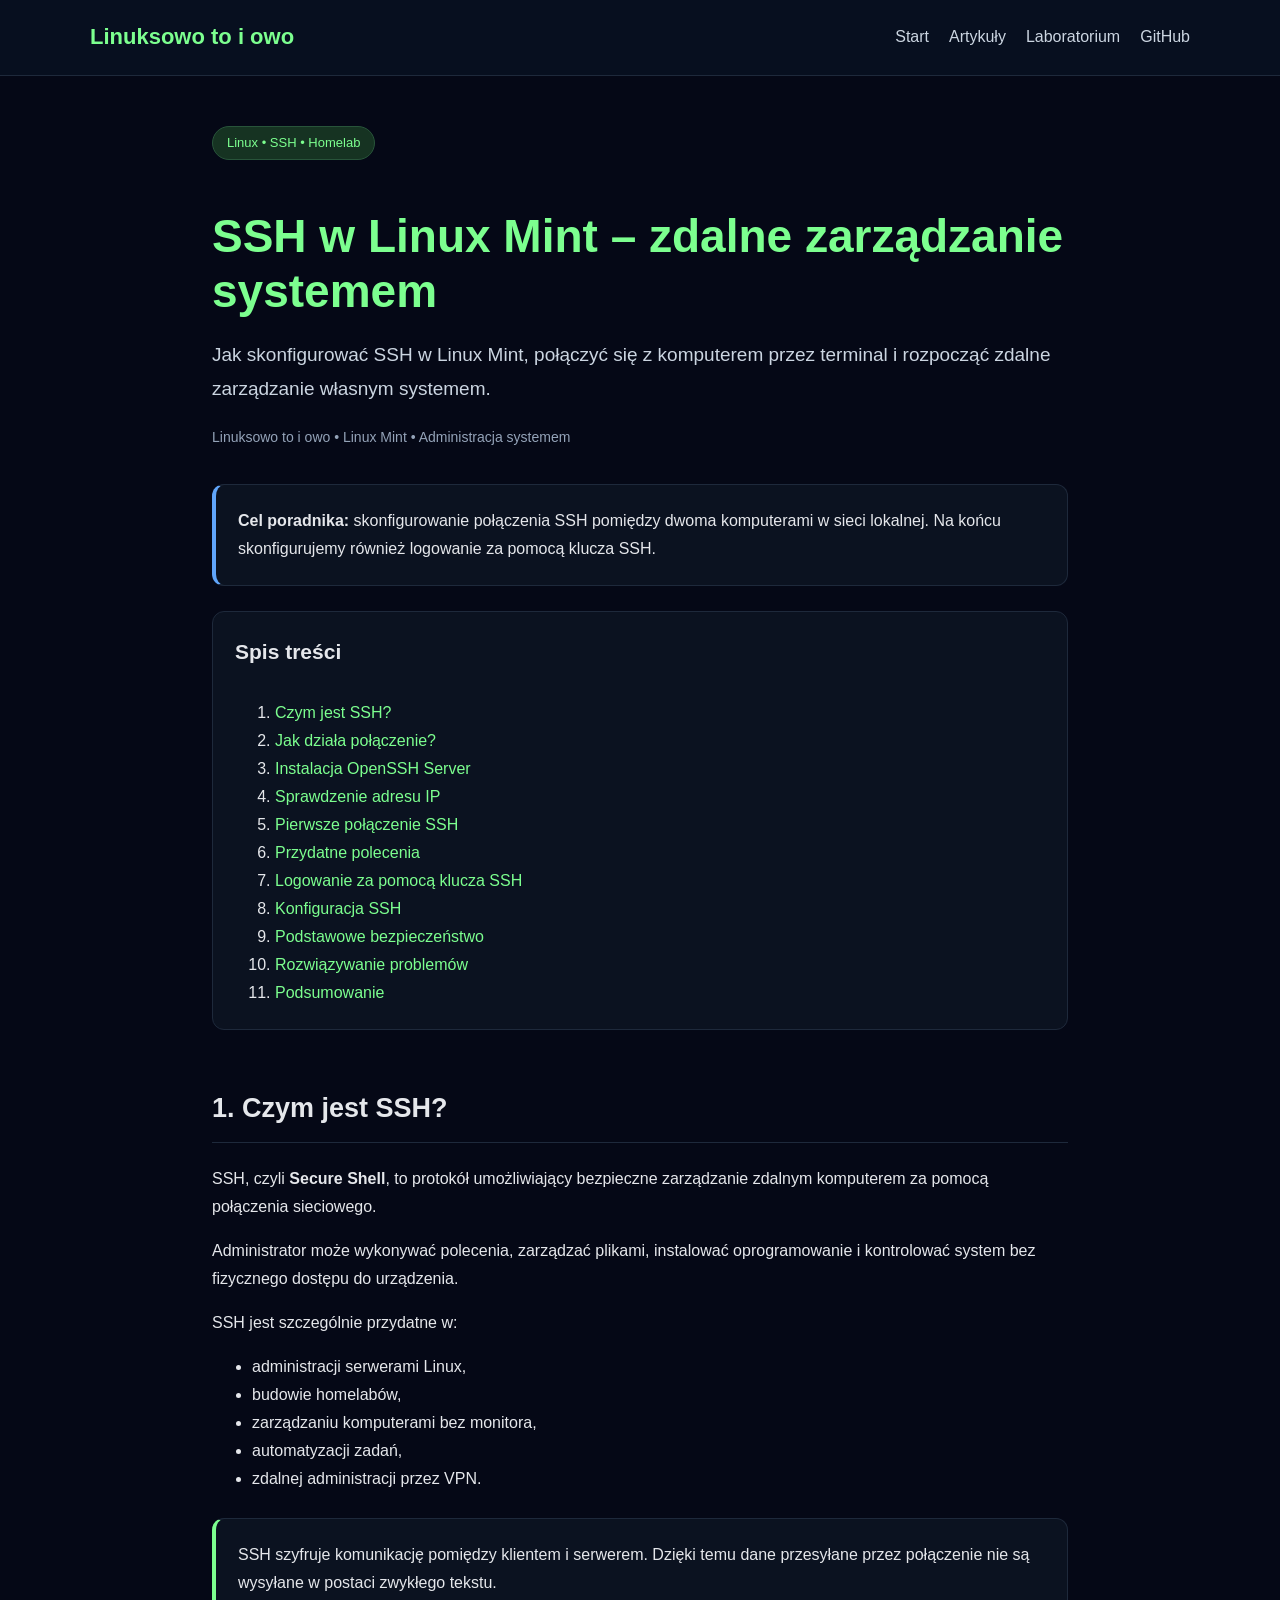
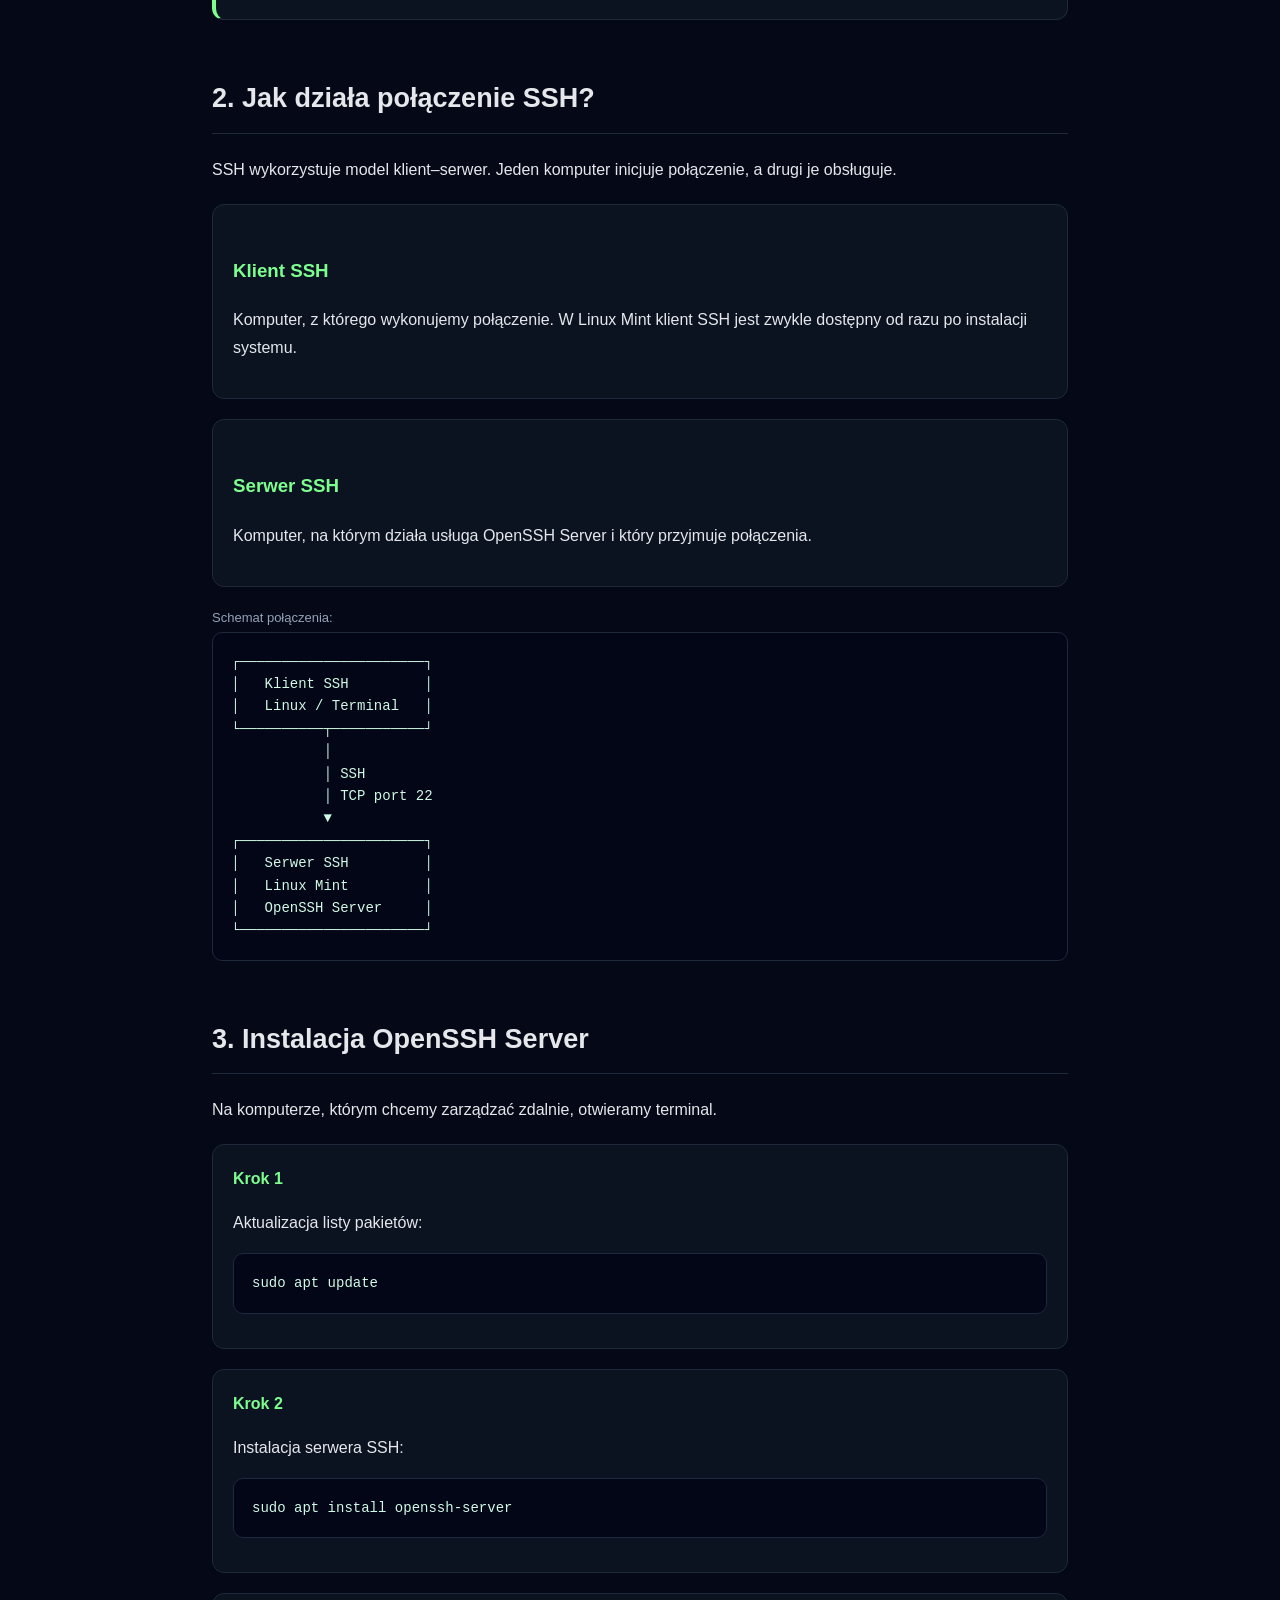
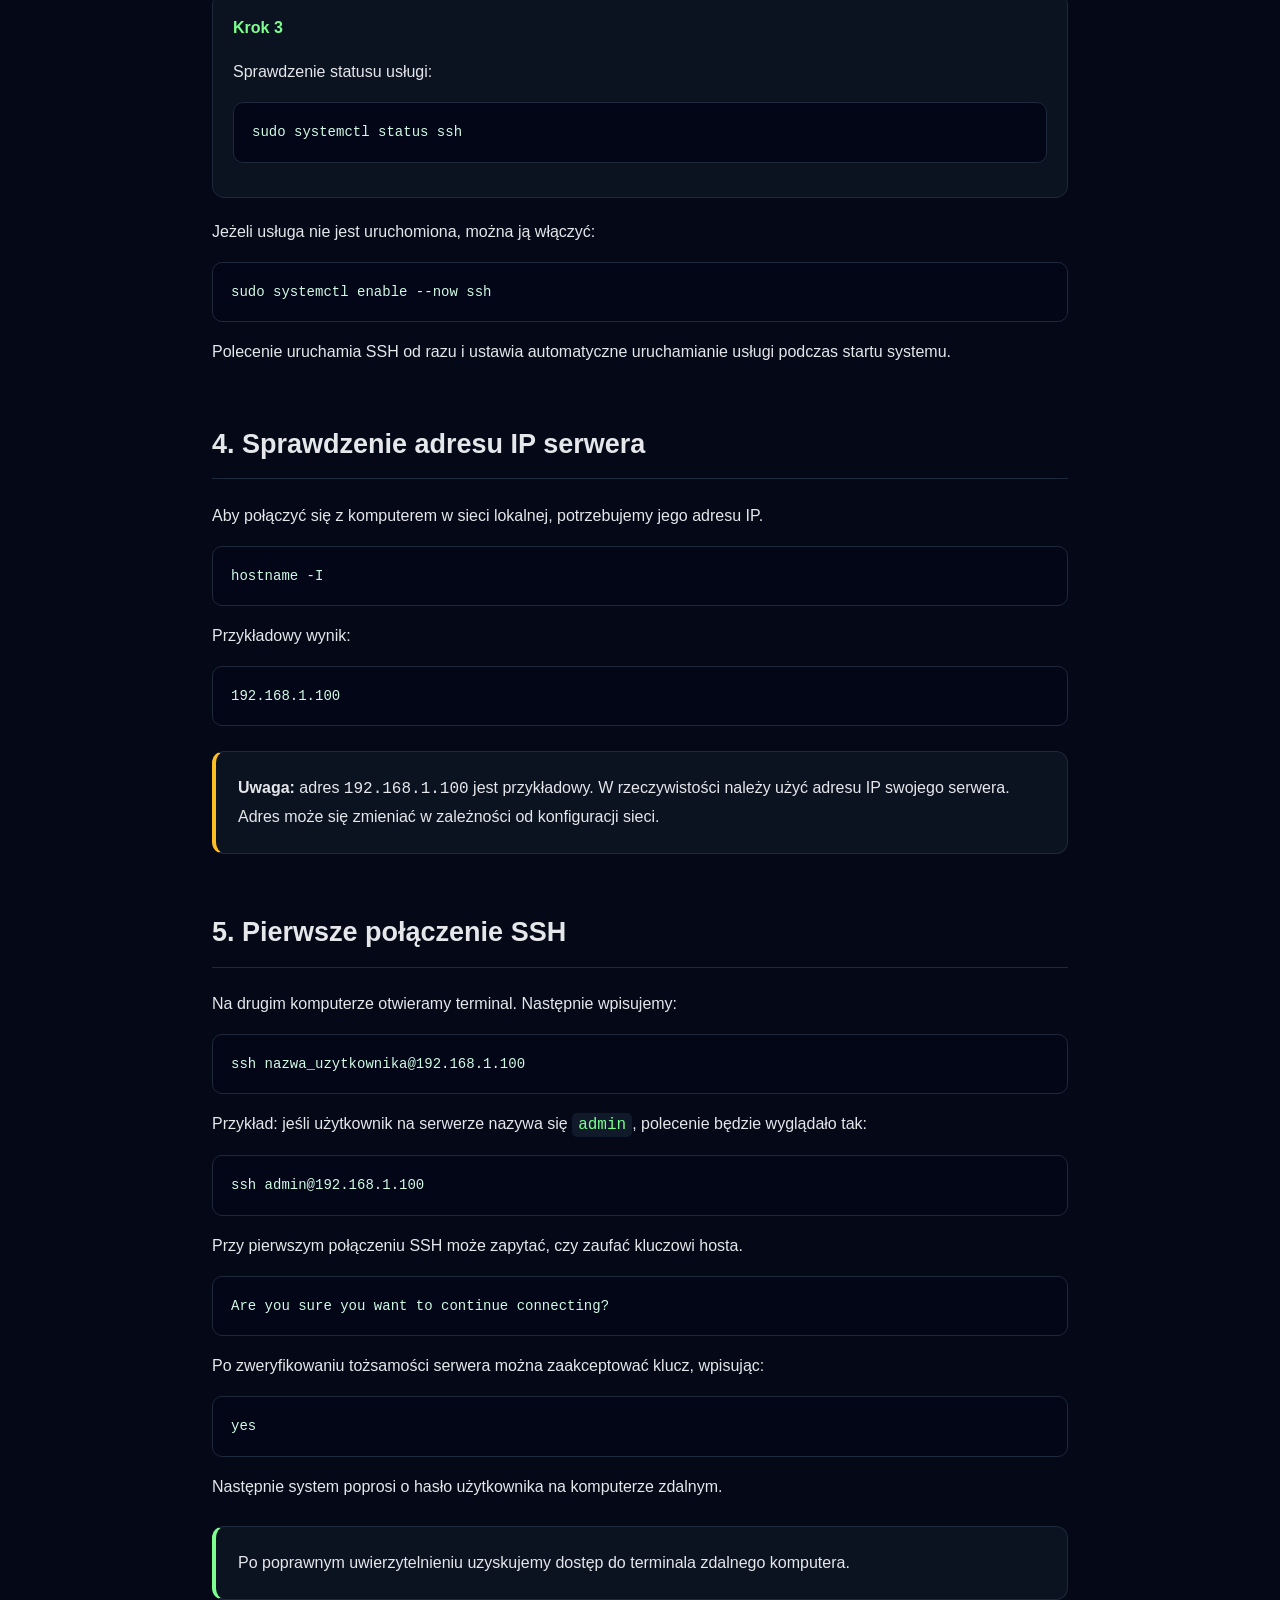
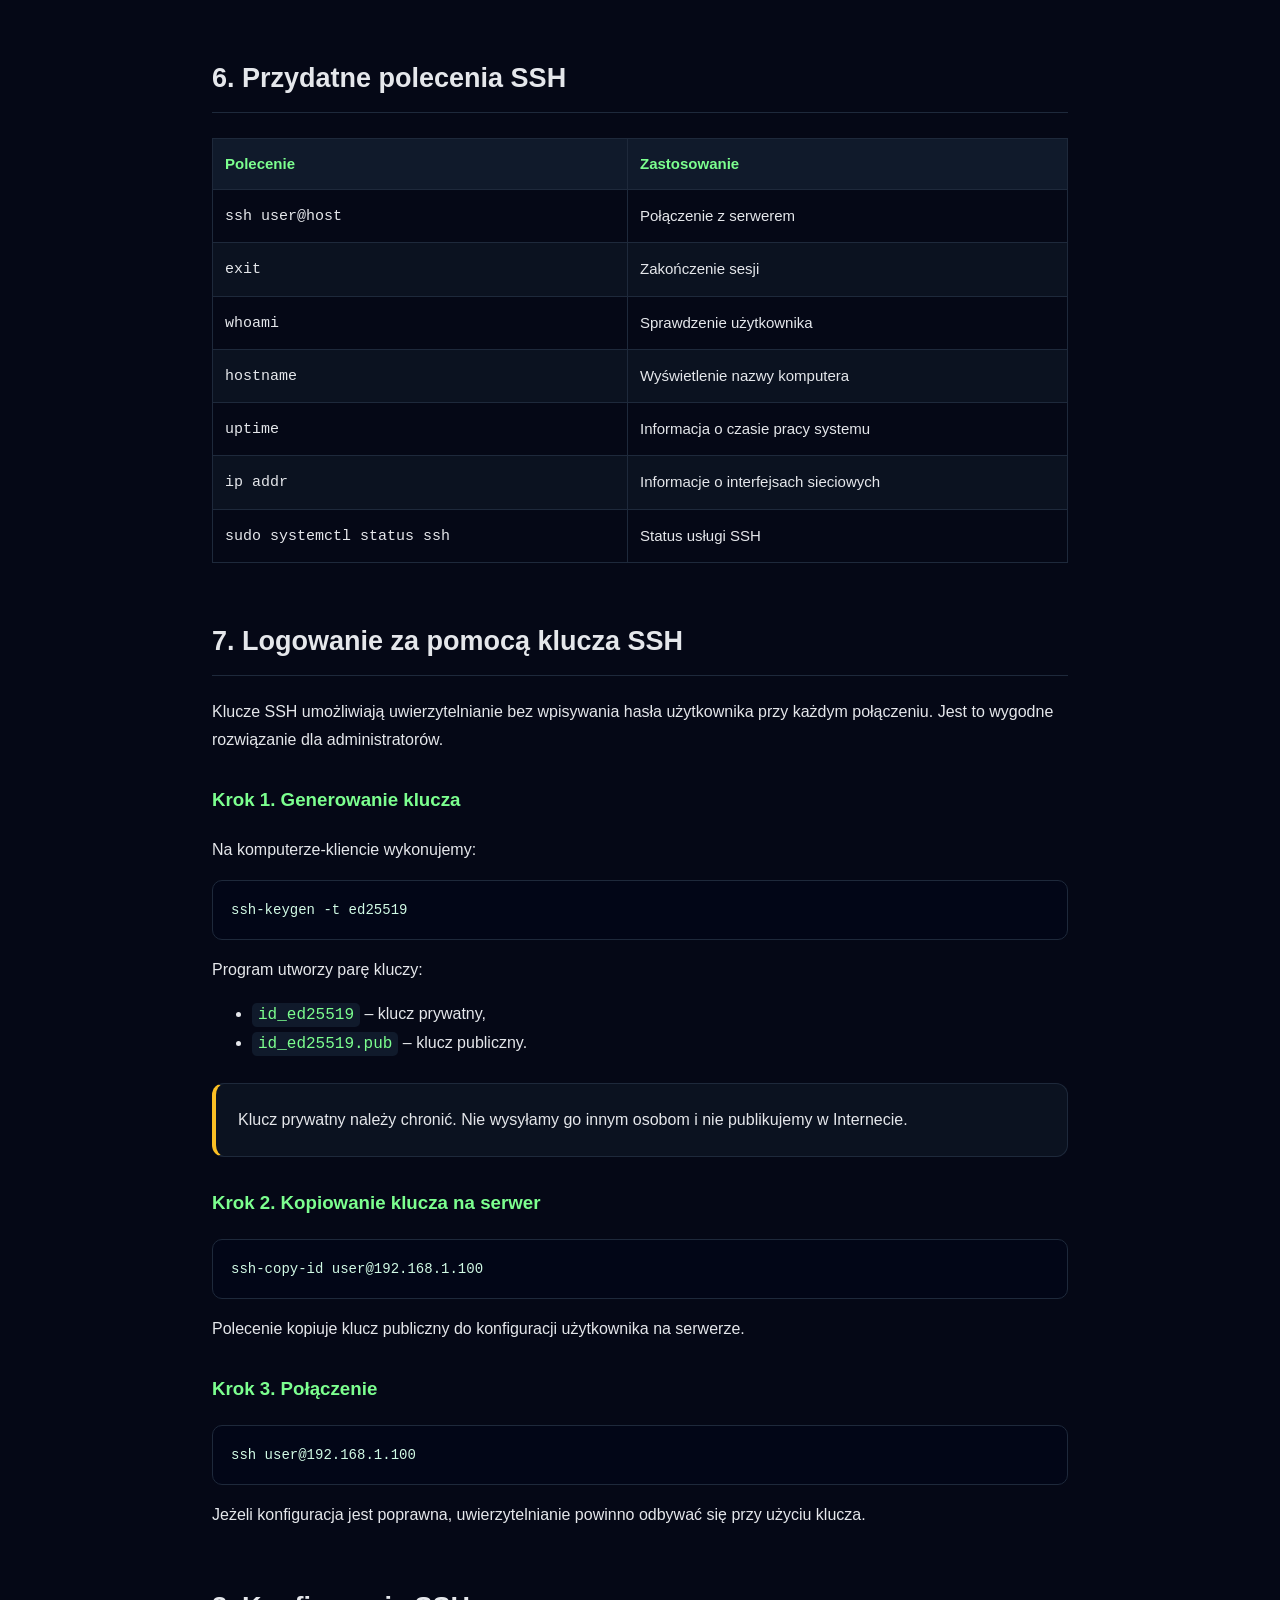
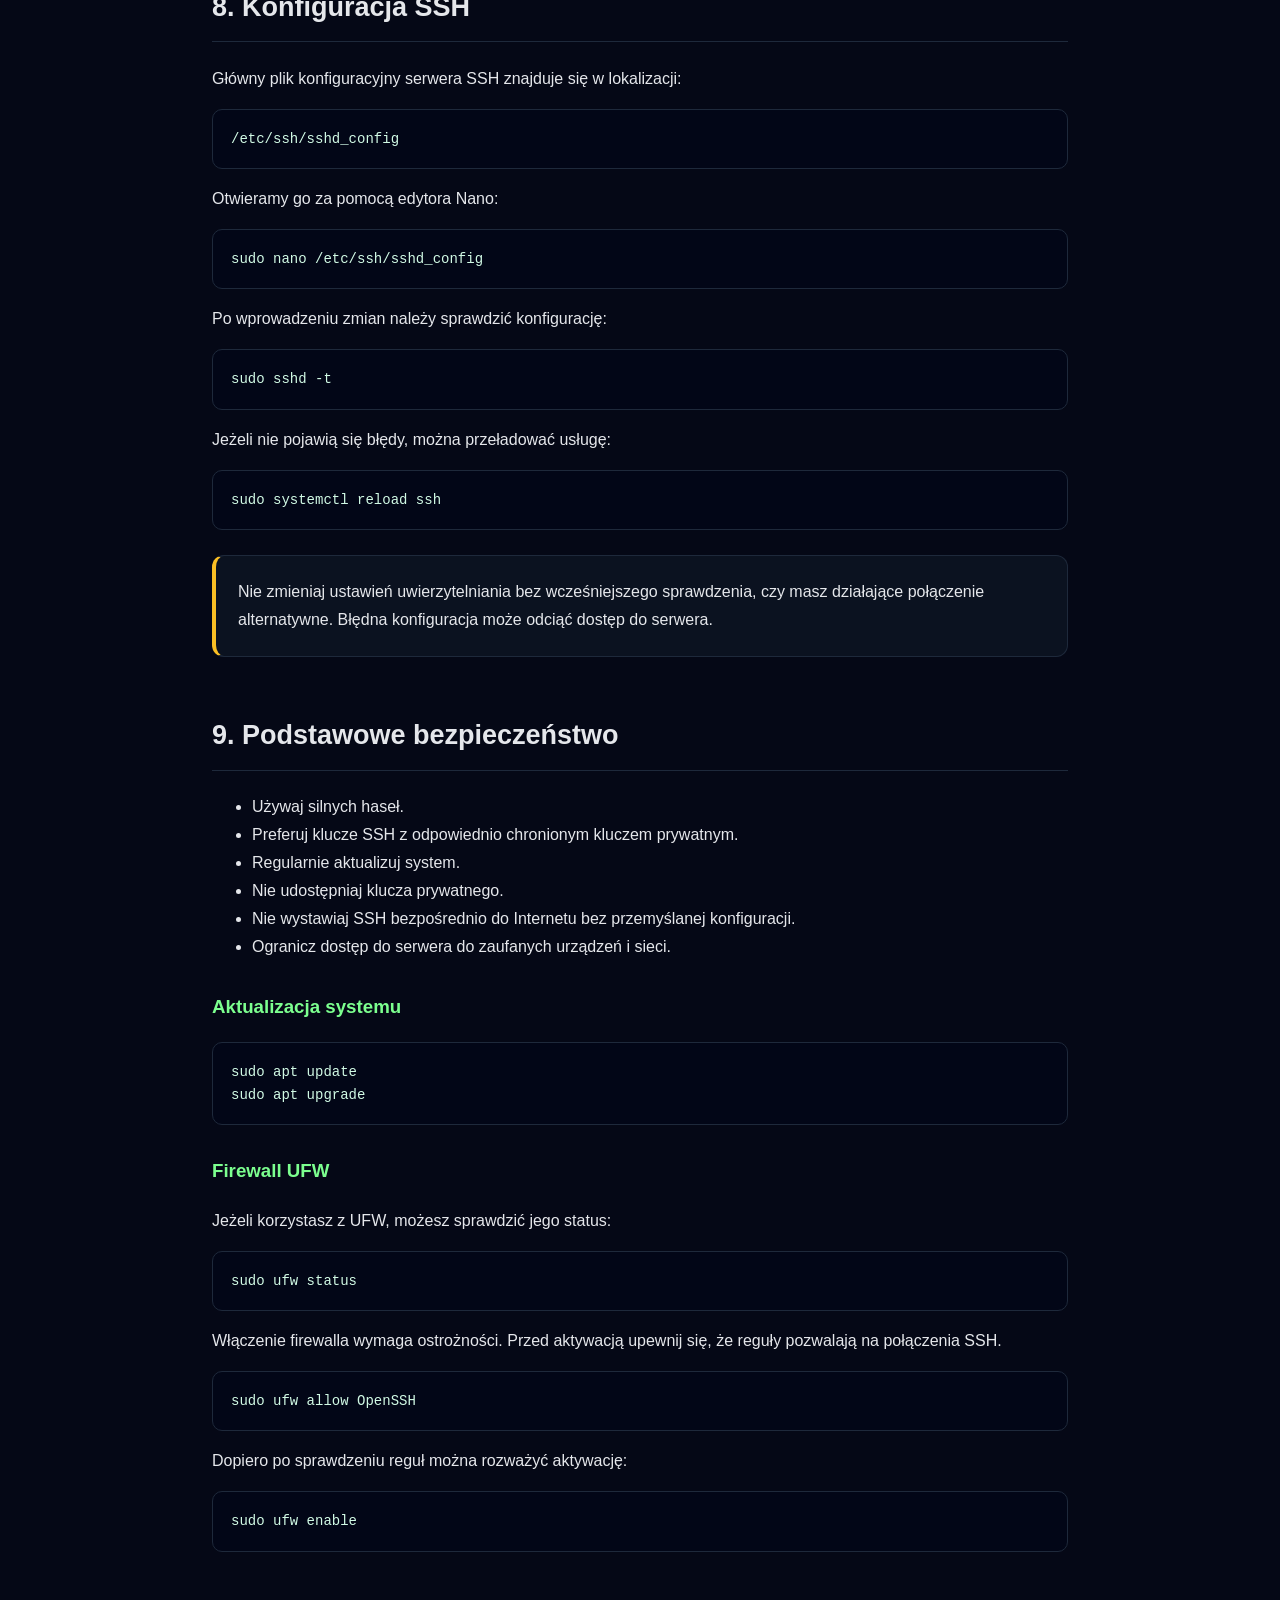
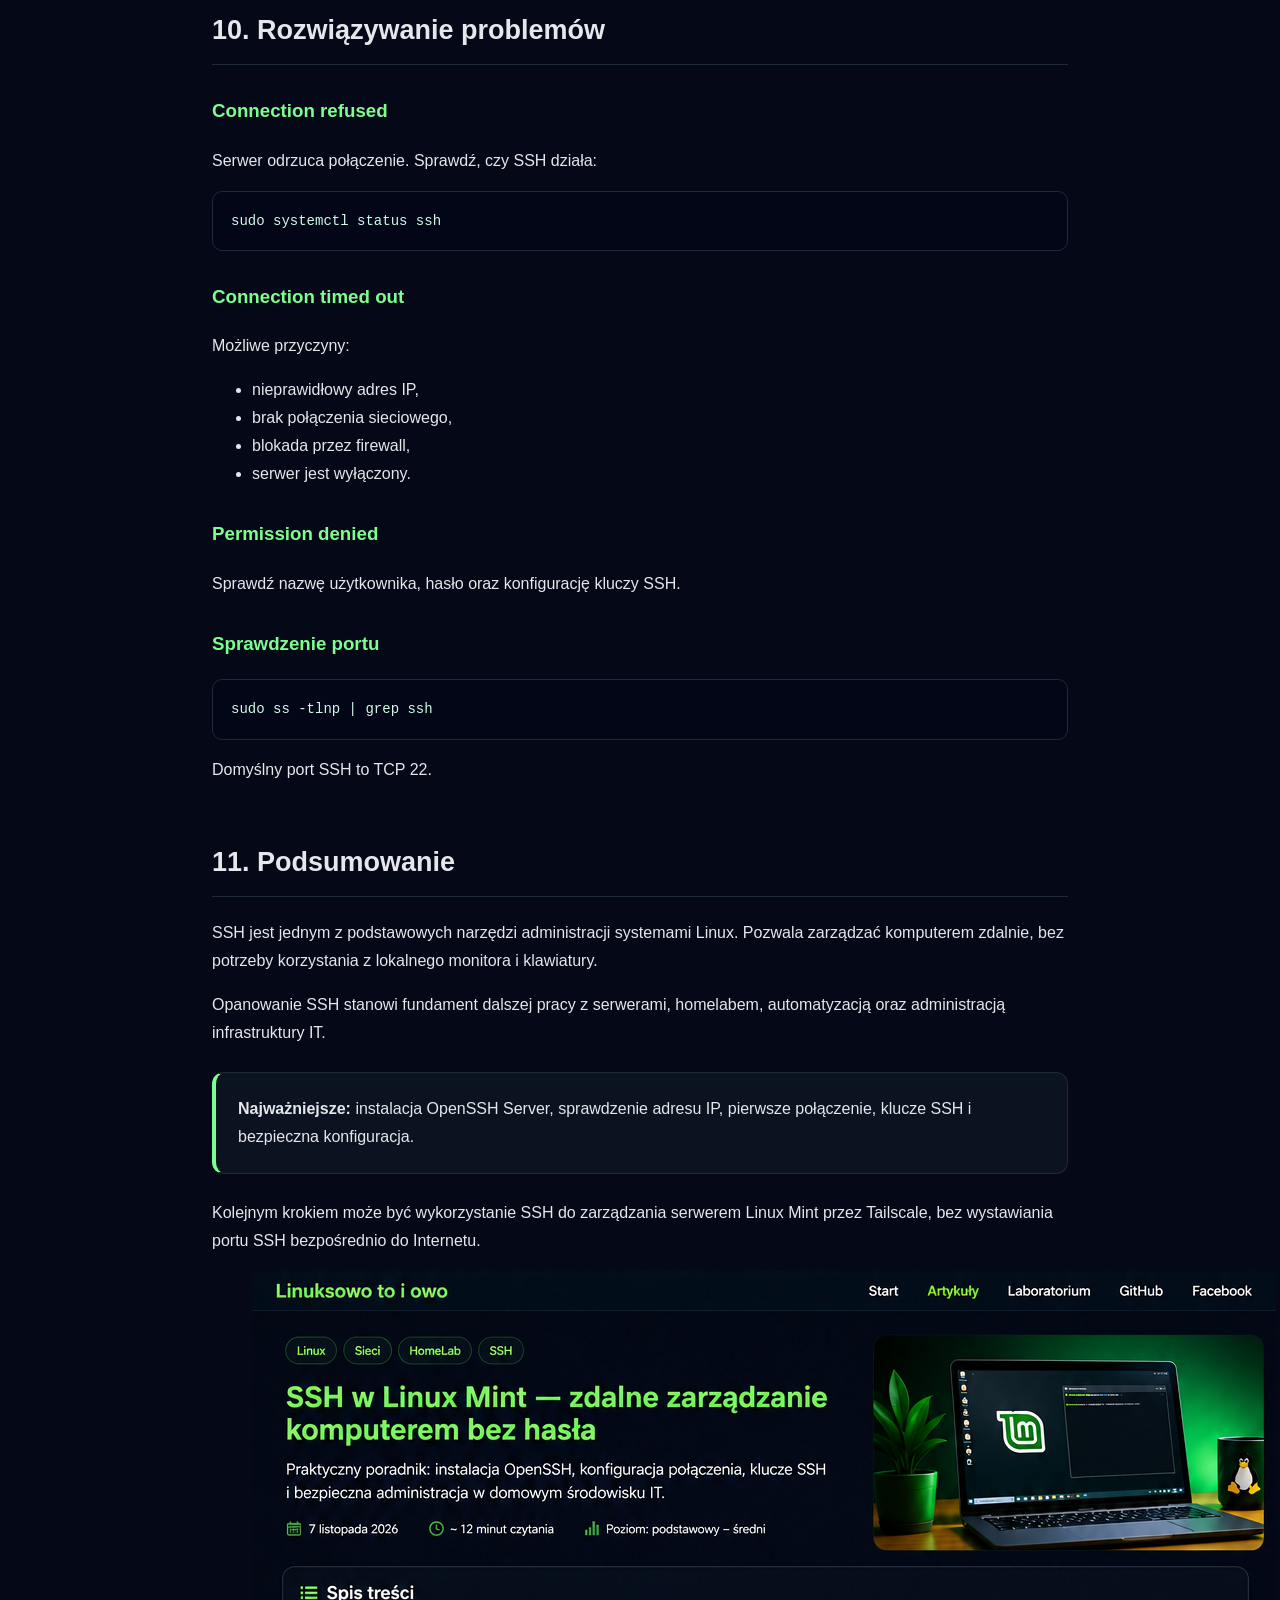
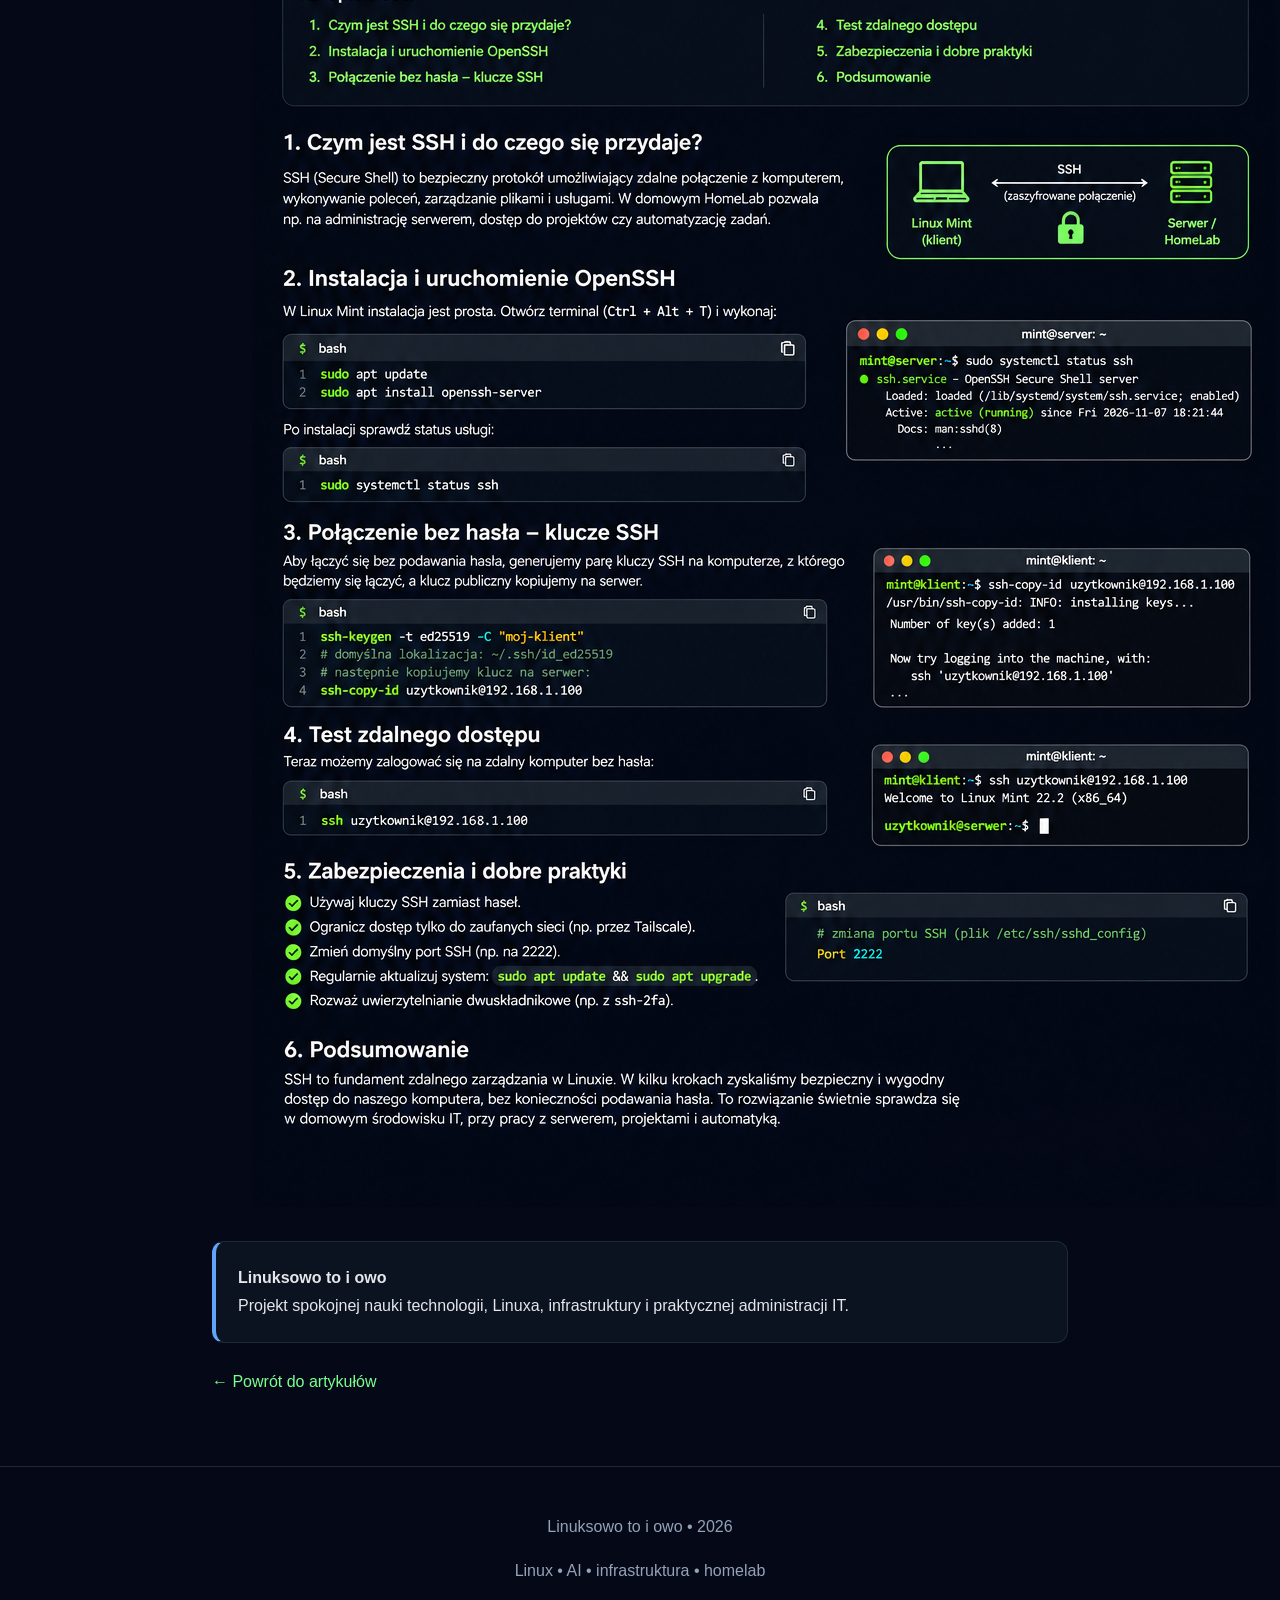
<file: articles/ssh-linux-mint.html>
<!DOCTYPE html>
<html lang="pl">
<head>
    <meta charset="UTF-8">
    <meta name="viewport" content="width=device-width, initial-scale=1.0">

    <meta name="description" content="Praktyczny poradnik SSH w Linux Mint. Instalacja OpenSSH, konfiguracja serwera, zdalne połączenia, klucze SSH i podstawowe zabezpieczenia.">

    <title>SSH w Linux Mint – zdalne zarządzanie systemem | Linuksowo to i owo</title>

    <style>
        :root {
            --bg: #050816;
            --nav: #070f1f;
            --panel: #0b1220;
            --panel-soft: #101a2b;
            --border: #1e293b;
            --text: #e5e7eb;
            --text-soft: #cbd5e1;
            --muted: #94a3b8;
            --green: #7cff8f;
            --green-soft: #163322;
            --blue: #60a5fa;
            --orange: #fbbf24;
            --red: #f87171;
        }

        * {
            box-sizing: border-box;
        }

        body {
            margin: 0;
            background: var(--bg);
            color: var(--text);
            font-family: Arial, Helvetica, sans-serif;
            line-height: 1.75;
        }

        a {
            color: var(--green);
            text-decoration: none;
        }

        a:hover {
            text-decoration: underline;
        }

        header {
            background: var(--nav);
            border-bottom: 1px solid var(--border);
            padding: 18px 5%;
        }

        .header-inner {
            max-width: 1100px;
            margin: auto;
            display: flex;
            justify-content: space-between;
            align-items: center;
            gap: 20px;
        }

        .logo {
            color: var(--green);
            font-size: 22px;
            font-weight: bold;
        }

        nav {
            display: flex;
            flex-wrap: wrap;
            gap: 20px;
        }

        nav a {
            color: var(--text-soft);
        }

        main {
            max-width: 900px;
            margin: 50px auto;
            padding: 0 22px;
        }

        .article-label {
            display: inline-block;
            background: var(--green-soft);
            color: var(--green);
            border: 1px solid #28543a;
            border-radius: 20px;
            padding: 5px 14px;
            font-size: 13px;
            margin-bottom: 18px;
        }

        h1 {
            font-size: clamp(30px, 5vw, 46px);
            line-height: 1.2;
            color: var(--green);
            margin-bottom: 15px;
        }

        h2 {
            font-size: 27px;
            margin-top: 55px;
            padding-bottom: 10px;
            border-bottom: 1px solid var(--border);
        }

        h3 {
            color: var(--green);
            margin-top: 30px;
        }

        .intro {
            font-size: 19px;
            color: var(--text-soft);
        }

        .meta {
            color: var(--muted);
            font-size: 14px;
            margin: 20px 0 35px;
        }

        .toc,
        .info,
        .warning,
        .success {
            background: var(--panel);
            border: 1px solid var(--border);
            border-radius: 12px;
            padding: 22px;
            margin: 25px 0;
        }

        .toc h2 {
            font-size: 21px;
            margin-top: 0;
            border: none;
        }

        .toc ol {
            margin-bottom: 0;
        }

        .info {
            border-left: 4px solid var(--blue);
        }

        .warning {
            border-left: 4px solid var(--orange);
        }

        .success {
            border-left: 4px solid var(--green);
        }

        pre {
            background: #020617;
            color: #d1fae5;
            border: 1px solid var(--border);
            border-radius: 10px;
            padding: 18px;
            overflow-x: auto;
            font-size: 14px;
            line-height: 1.6;
        }

        code {
            font-family: "Fira Code", "Consolas", monospace;
        }

        p code,
        li code {
            background: var(--panel-soft);
            color: var(--green);
            padding: 3px 6px;
            border-radius: 5px;
        }

        .step {
            background: var(--panel);
            border: 1px solid var(--border);
            border-radius: 12px;
            padding: 20px;
            margin: 20px 0;
        }

        .step-number {
            color: var(--green);
            font-weight: bold;
        }

        table {
            width: 100%;
            border-collapse: collapse;
            margin: 25px 0;
            font-size: 15px;
        }

        th,
        td {
            border: 1px solid var(--border);
            padding: 12px;
            text-align: left;
        }

        th {
            background: var(--panel-soft);
            color: var(--green);
        }

        tr:nth-child(even) {
            background: var(--panel);
        }

        .terminal-caption {
            color: var(--muted);
            font-size: 13px;
            margin-bottom: -12px;
        }

        footer {
            border-top: 1px solid var(--border);
            padding: 30px 5%;
            color: var(--muted);
            text-align: center;
            margin-top: 70px;
        }

        @media (max-width: 600px) {
            .header-inner {
                flex-direction: column;
                align-items: flex-start;
            }

            nav {
                gap: 12px;
            }

            main {
                margin-top: 30px;
            }

            pre {
                font-size: 12px;
            }
        }
    </style>
</head>

<body>

<header>
    <div class="header-inner">
        <a class="logo" href="../index.html">Linuksowo to i owo</a>

        <nav>
            <a href="../index.html">Start</a>
            <a href="index.html">Artykuły</a>
            <a href="../index.html">Laboratorium</a>
            <a href="https://github.com/jckkrawczyk-droid/linuksowotoiowo"
               target="_blank" rel="noopener noreferrer">GitHub</a>
        </nav>
    </div>
</header>

<main>

    <span class="article-label">Linux • SSH • Homelab</span>

    <h1>SSH w Linux Mint – zdalne zarządzanie systemem</h1>

    <p class="intro">
        Jak skonfigurować SSH w Linux Mint, połączyć się z komputerem
        przez terminal i rozpocząć zdalne zarządzanie własnym systemem.
    </p>

    <div class="meta">
        Linuksowo to i owo • Linux Mint • Administracja systemem
    </div>

    <div class="info">
        <strong>Cel poradnika:</strong>
        skonfigurowanie połączenia SSH pomiędzy dwoma komputerami
        w sieci lokalnej. Na końcu skonfigurujemy również logowanie
        za pomocą klucza SSH.
    </div>

    <div class="toc">
        <h2>Spis treści</h2>

        <ol>
            <li><a href="#ssh">Czym jest SSH?</a></li>
            <li><a href="#architektura">Jak działa połączenie?</a></li>
            <li><a href="#instalacja">Instalacja OpenSSH Server</a></li>
            <li><a href="#ip">Sprawdzenie adresu IP</a></li>
            <li><a href="#polaczenie">Pierwsze połączenie SSH</a></li>
            <li><a href="#polecenia">Przydatne polecenia</a></li>
            <li><a href="#klucze">Logowanie za pomocą klucza SSH</a></li>
            <li><a href="#konfiguracja">Konfiguracja SSH</a></li>
            <li><a href="#bezpieczenstwo">Podstawowe bezpieczeństwo</a></li>
            <li><a href="#problemy">Rozwiązywanie problemów</a></li>
            <li><a href="#podsumowanie">Podsumowanie</a></li>
        </ol>
    </div>

    <section id="ssh">
        <h2>1. Czym jest SSH?</h2>

        <p>
            SSH, czyli <strong>Secure Shell</strong>, to protokół
            umożliwiający bezpieczne zarządzanie zdalnym komputerem
            za pomocą połączenia sieciowego.
        </p>

        <p>
            Administrator może wykonywać polecenia, zarządzać plikami,
            instalować oprogramowanie i kontrolować system bez
            fizycznego dostępu do urządzenia.
        </p>

        <p>SSH jest szczególnie przydatne w:</p>

        <ul>
            <li>administracji serwerami Linux,</li>
            <li>budowie homelabów,</li>
            <li>zarządzaniu komputerami bez monitora,</li>
            <li>automatyzacji zadań,</li>
            <li>zdalnej administracji przez VPN.</li>
        </ul>

        <div class="success">
            SSH szyfruje komunikację pomiędzy klientem i serwerem.
            Dzięki temu dane przesyłane przez połączenie nie są
            wysyłane w postaci zwykłego tekstu.
        </div>
    </section>

    <section id="architektura">
        <h2>2. Jak działa połączenie SSH?</h2>

        <p>
            SSH wykorzystuje model klient–serwer.
            Jeden komputer inicjuje połączenie, a drugi je obsługuje.
        </p>

        <div class="step">
            <h3>Klient SSH</h3>
            <p>
                Komputer, z którego wykonujemy połączenie.
                W Linux Mint klient SSH jest zwykle dostępny
                od razu po instalacji systemu.
            </p>
        </div>

        <div class="step">
            <h3>Serwer SSH</h3>
            <p>
                Komputer, na którym działa usługa OpenSSH Server
                i który przyjmuje połączenia.
            </p>
        </div>

        <p class="terminal-caption">Schemat połączenia:</p>

        <pre><code>┌──────────────────────┐
│   Klient SSH         │
│   Linux / Terminal   │
└──────────┬───────────┘
           │
           │ SSH
           │ TCP port 22
           ▼
┌──────────────────────┐
│   Serwer SSH         │
│   Linux Mint         │
│   OpenSSH Server     │
└──────────────────────┘</code></pre>
    </section>

    <section id="instalacja">
        <h2>3. Instalacja OpenSSH Server</h2>

        <p>
            Na komputerze, którym chcemy zarządzać zdalnie,
            otwieramy terminal.
        </p>

        <div class="step">
            <span class="step-number">Krok 1</span>

            <p>Aktualizacja listy pakietów:</p>

            <pre><code>sudo apt update</code></pre>
        </div>

        <div class="step">
            <span class="step-number">Krok 2</span>

            <p>Instalacja serwera SSH:</p>

            <pre><code>sudo apt install openssh-server</code></pre>
        </div>

        <div class="step">
            <span class="step-number">Krok 3</span>

            <p>Sprawdzenie statusu usługi:</p>

            <pre><code>sudo systemctl status ssh</code></pre>
        </div>

        <p>
            Jeżeli usługa nie jest uruchomiona, można ją włączyć:
        </p>

        <pre><code>sudo systemctl enable --now ssh</code></pre>

        <p>
            Polecenie uruchamia SSH od razu i ustawia automatyczne
            uruchamianie usługi podczas startu systemu.
        </p>
    </section>

    <section id="ip">
        <h2>4. Sprawdzenie adresu IP serwera</h2>

        <p>
            Aby połączyć się z komputerem w sieci lokalnej,
            potrzebujemy jego adresu IP.
        </p>

        <pre><code>hostname -I</code></pre>

        <p>
            Przykładowy wynik:
        </p>

        <pre><code>192.168.1.100</code></pre>

        <div class="warning">
            <strong>Uwaga:</strong>
            adres <code>192.168.1.100</code> jest przykładowy.
            W rzeczywistości należy użyć adresu IP swojego serwera.
            Adres może się zmieniać w zależności od konfiguracji sieci.
        </div>
    </section>

    <section id="polaczenie">
        <h2>5. Pierwsze połączenie SSH</h2>

        <p>
            Na drugim komputerze otwieramy terminal.
            Następnie wpisujemy:
        </p>

        <pre><code>ssh nazwa_uzytkownika@192.168.1.100</code></pre>

        <p>
            Przykład: jeśli użytkownik na serwerze nazywa się
            <code>admin</code>, polecenie będzie wyglądało tak:
        </p>

        <pre><code>ssh admin@192.168.1.100</code></pre>

        <p>
            Przy pierwszym połączeniu SSH może zapytać,
            czy zaufać kluczowi hosta.
        </p>

        <pre><code>Are you sure you want to continue connecting?</code></pre>

        <p>
            Po zweryfikowaniu tożsamości serwera można zaakceptować
            klucz, wpisując:
        </p>

        <pre><code>yes</code></pre>

        <p>
            Następnie system poprosi o hasło użytkownika
            na komputerze zdalnym.
        </p>

        <div class="success">
            Po poprawnym uwierzytelnieniu uzyskujemy dostęp
            do terminala zdalnego komputera.
        </div>
    </section>

    <section id="polecenia">
        <h2>6. Przydatne polecenia SSH</h2>

        <table>
            <thead>
                <tr>
                    <th>Polecenie</th>
                    <th>Zastosowanie</th>
                </tr>
            </thead>

            <tbody>
                <tr>
                    <td><code>ssh user@host</code></td>
                    <td>Połączenie z serwerem</td>
                </tr>

                <tr>
                    <td><code>exit</code></td>
                    <td>Zakończenie sesji</td>
                </tr>

                <tr>
                    <td><code>whoami</code></td>
                    <td>Sprawdzenie użytkownika</td>
                </tr>

                <tr>
                    <td><code>hostname</code></td>
                    <td>Wyświetlenie nazwy komputera</td>
                </tr>

                <tr>
                    <td><code>uptime</code></td>
                    <td>Informacja o czasie pracy systemu</td>
                </tr>

                <tr>
                    <td><code>ip addr</code></td>
                    <td>Informacje o interfejsach sieciowych</td>
                </tr>

                <tr>
                    <td><code>sudo systemctl status ssh</code></td>
                    <td>Status usługi SSH</td>
                </tr>
            </tbody>
        </table>
    </section>

    <section id="klucze">
        <h2>7. Logowanie za pomocą klucza SSH</h2>

        <p>
            Klucze SSH umożliwiają uwierzytelnianie bez wpisywania
            hasła użytkownika przy każdym połączeniu.
            Jest to wygodne rozwiązanie dla administratorów.
        </p>

        <h3>Krok 1. Generowanie klucza</h3>

        <p>Na komputerze-kliencie wykonujemy:</p>

        <pre><code>ssh-keygen -t ed25519</code></pre>

        <p>
            Program utworzy parę kluczy:
        </p>

        <ul>
            <li><code>id_ed25519</code> – klucz prywatny,</li>
            <li><code>id_ed25519.pub</code> – klucz publiczny.</li>
        </ul>

        <div class="warning">
            Klucz prywatny należy chronić.
            Nie wysyłamy go innym osobom i nie publikujemy w Internecie.
        </div>

        <h3>Krok 2. Kopiowanie klucza na serwer</h3>

        <pre><code>ssh-copy-id user@192.168.1.100</code></pre>

        <p>
            Polecenie kopiuje klucz publiczny do konfiguracji
            użytkownika na serwerze.
        </p>

        <h3>Krok 3. Połączenie</h3>

        <pre><code>ssh user@192.168.1.100</code></pre>

        <p>
            Jeżeli konfiguracja jest poprawna, uwierzytelnianie
            powinno odbywać się przy użyciu klucza.
        </p>
    </section>

    <section id="konfiguracja">
        <h2>8. Konfiguracja SSH</h2>

        <p>
            Główny plik konfiguracyjny serwera SSH znajduje się
            w lokalizacji:
        </p>

        <pre><code>/etc/ssh/sshd_config</code></pre>

        <p>Otwieramy go za pomocą edytora Nano:</p>

        <pre><code>sudo nano /etc/ssh/sshd_config</code></pre>

        <p>
            Po wprowadzeniu zmian należy sprawdzić konfigurację:
        </p>

        <pre><code>sudo sshd -t</code></pre>

        <p>
            Jeżeli nie pojawią się błędy, można przeładować usługę:
        </p>

        <pre><code>sudo systemctl reload ssh</code></pre>

        <div class="warning">
            Nie zmieniaj ustawień uwierzytelniania bez wcześniejszego
            sprawdzenia, czy masz działające połączenie alternatywne.
            Błędna konfiguracja może odciąć dostęp do serwera.
        </div>
    </section>

    <section id="bezpieczenstwo">
        <h2>9. Podstawowe bezpieczeństwo</h2>

        <ul>
            <li>Używaj silnych haseł.</li>
            <li>Preferuj klucze SSH z odpowiednio chronionym kluczem prywatnym.</li>
            <li>Regularnie aktualizuj system.</li>
            <li>Nie udostępniaj klucza prywatnego.</li>
            <li>Nie wystawiaj SSH bezpośrednio do Internetu bez przemyślanej konfiguracji.</li>
            <li>Ogranicz dostęp do serwera do zaufanych urządzeń i sieci.</li>
        </ul>

        <h3>Aktualizacja systemu</h3>

        <pre><code>sudo apt update
sudo apt upgrade</code></pre>

        <h3>Firewall UFW</h3>

        <p>
            Jeżeli korzystasz z UFW, możesz sprawdzić jego status:
        </p>

        <pre><code>sudo ufw status</code></pre>

        <p>
            Włączenie firewalla wymaga ostrożności.
            Przed aktywacją upewnij się, że reguły pozwalają
            na połączenia SSH.
        </p>

        <pre><code>sudo ufw allow OpenSSH</code></pre>

        <p>
            Dopiero po sprawdzeniu reguł można rozważyć aktywację:
        </p>

        <pre><code>sudo ufw enable</code></pre>
    </section>

    <section id="problemy">
        <h2>10. Rozwiązywanie problemów</h2>

        <h3>Connection refused</h3>

        <p>
            Serwer odrzuca połączenie. Sprawdź, czy SSH działa:
        </p>

        <pre><code>sudo systemctl status ssh</code></pre>

        <h3>Connection timed out</h3>

        <p>
            Możliwe przyczyny:
        </p>

        <ul>
            <li>nieprawidłowy adres IP,</li>
            <li>brak połączenia sieciowego,</li>
            <li>blokada przez firewall,</li>
            <li>serwer jest wyłączony.</li>
        </ul>

        <h3>Permission denied</h3>

        <p>
            Sprawdź nazwę użytkownika, hasło oraz konfigurację
            kluczy SSH.
        </p>

        <h3>Sprawdzenie portu</h3>

        <pre><code>sudo ss -tlnp | grep ssh</code></pre>

        <p>
            Domyślny port SSH to TCP 22.
        </p>
    </section>

    <section id="podsumowanie">
        <h2>11. Podsumowanie</h2>

        <p>
            SSH jest jednym z podstawowych narzędzi administracji
            systemami Linux. Pozwala zarządzać komputerem zdalnie,
            bez potrzeby korzystania z lokalnego monitora i klawiatury.
        </p>

        <p>
            Opanowanie SSH stanowi fundament dalszej pracy z serwerami,
            homelabem, automatyzacją oraz administracją infrastruktury IT.
        </p>

        <div class="success">
            <strong>Najważniejsze:</strong>
            instalacja OpenSSH Server, sprawdzenie adresu IP,
            pierwsze połączenie, klucze SSH i bezpieczna konfiguracja.
        </div>

        <p>
            Kolejnym krokiem może być wykorzystanie SSH do zarządzania
            serwerem Linux Mint przez Tailscale, bez wystawiania
            portu SSH bezpośrednio do Internetu.
        </p>
    </section>
<figure class="article-image">
    <img src="SSH w Linux Mint_ Zdalne Zarządzanie.png"
         alt="SSH w Linux Mint — zdalne zarządzanie komputerem"
         loading="lazy">
</figure>
    <div class="info">
        <strong>Linuksowo to i owo</strong><br>
        Projekt spokojnej nauki technologii, Linuxa,
        infrastruktury i praktycznej administracji IT.
    </div>

    <p>
        <a href="index.html">← Powrót do artykułów</a>
    </p>

</main>

<footer>
    <p>Linuksowo to i owo • 2026</p>
    <p>Linux • AI • infrastruktura • homelab</p>
</footer>

</body>
</html>
</file>
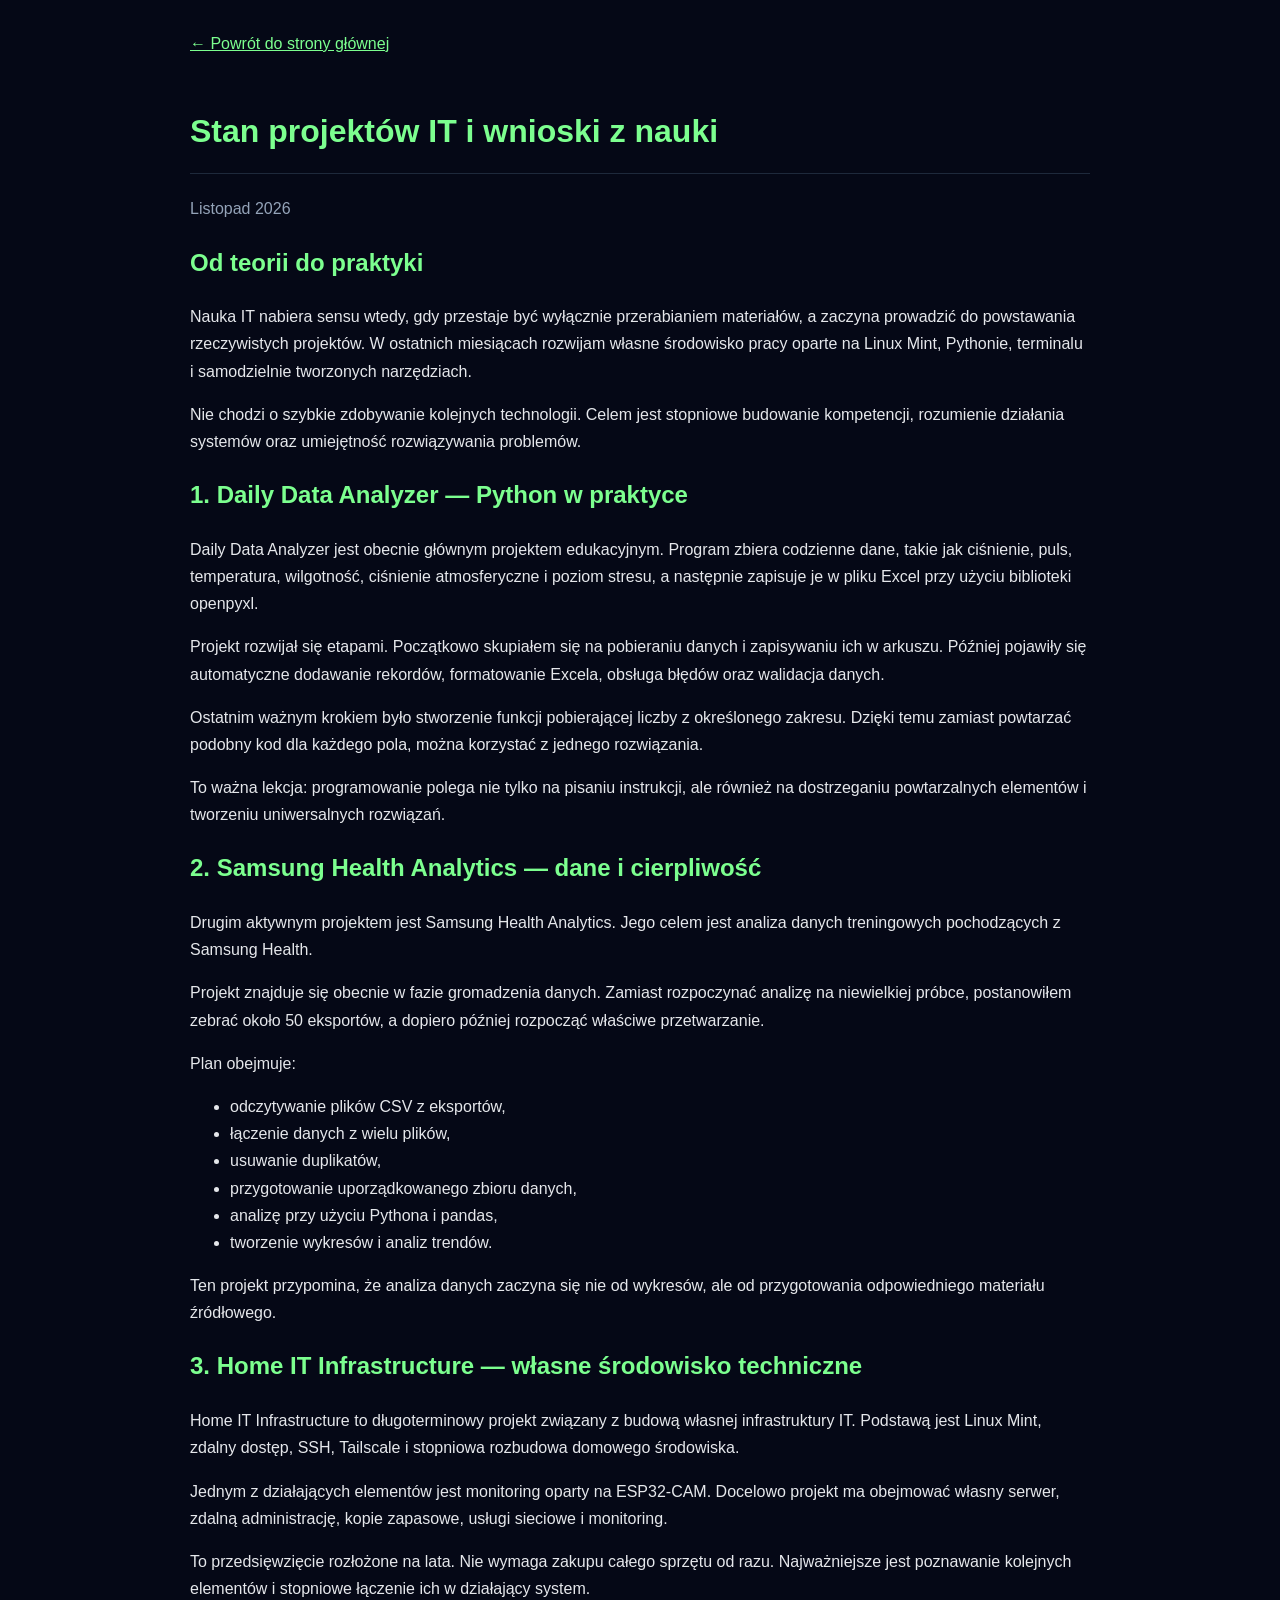
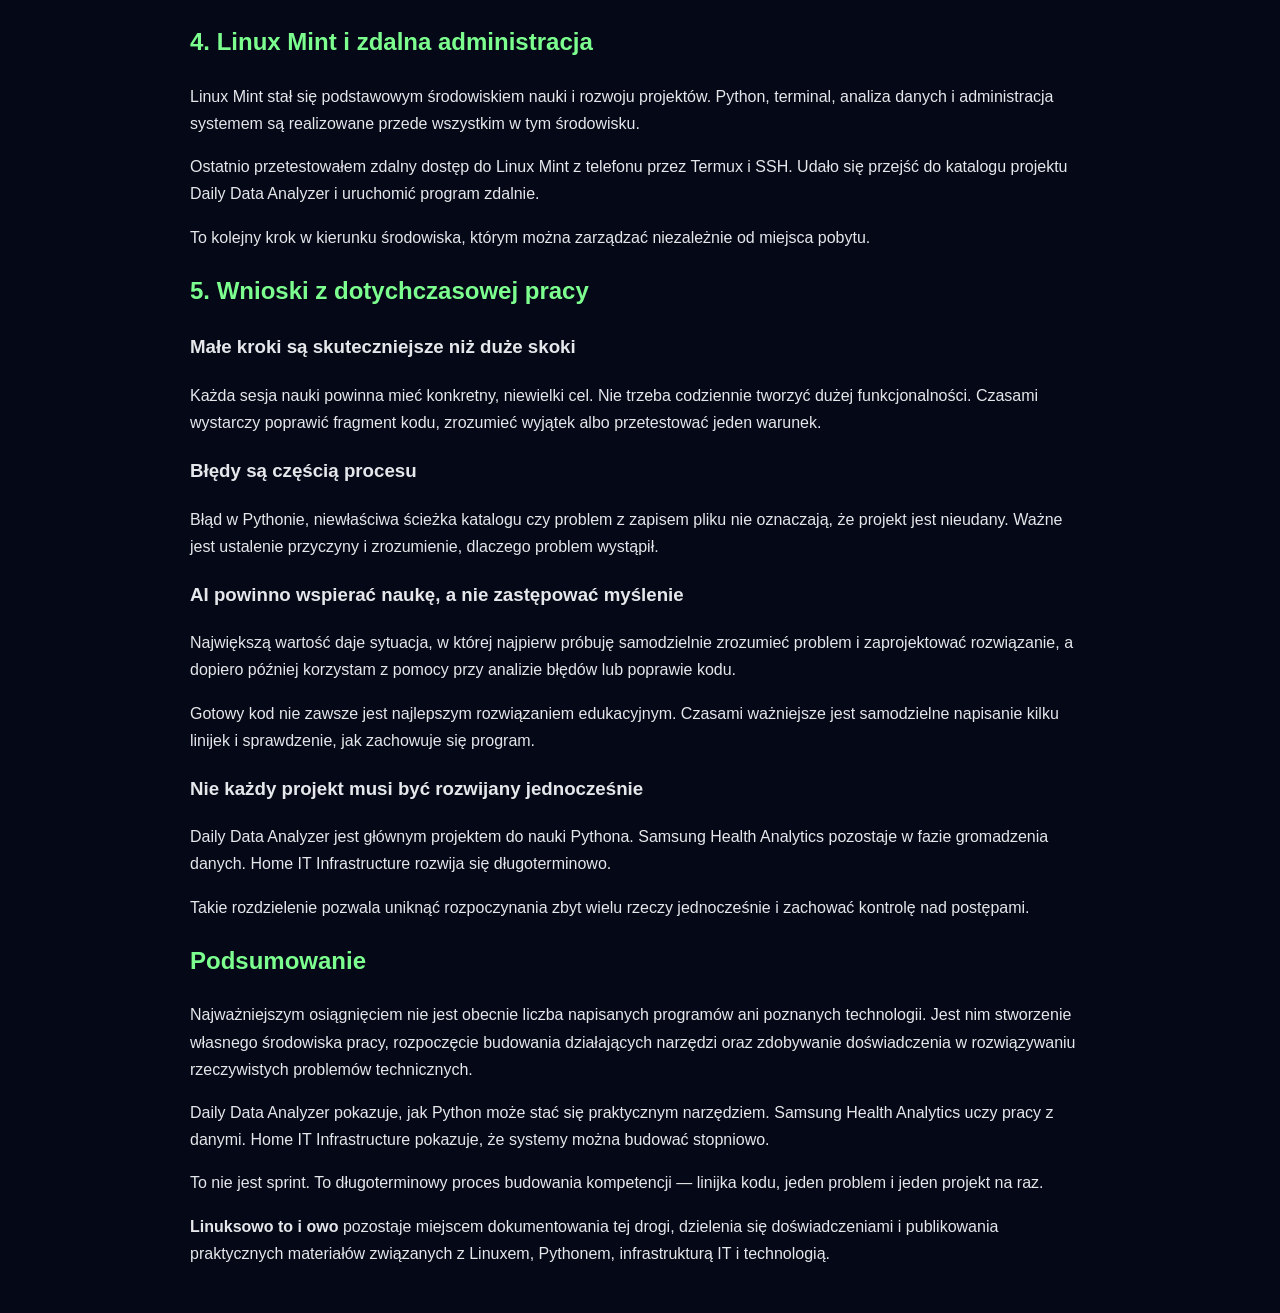
<file: articles/stan-projektow-listopad-2026.html>
<!DOCTYPE html>
<html lang="pl">
<head>
    <meta charset="UTF-8">
    <meta name="viewport" content="width=device-width, initial-scale=1.0">
    <title>Stan projektów IT — Linuksowo to i owo</title>
    <meta name="description" content="Podsumowanie projektów IT, nauki Pythona, Linux Mint i wniosków z praktycznej pracy nad własnymi narzędziami.">
    <style>
        body {
            background: #050816;
            color: #e5e7eb;
            font-family: Arial, sans-serif;
            line-height: 1.7;
            max-width: 900px;
            margin: 0 auto;
            padding: 30px 20px;
        }
        h1, h2 {
            color: #7cff8f;
        }
        h1 {
            border-bottom: 1px solid #1e293b;
            padding-bottom: 15px;
        }
        a {
            color: #7cff8f;
        }
        .date {
            color: #94a3b8;
        }
        .back {
            display: inline-block;
            margin-bottom: 25px;
        }
    </style>
</head>
<body>

<a class="back" href="../index.html">← Powrót do strony głównej</a>

<h1>Stan projektów IT i wnioski z nauki</h1>
<p class="date">Listopad 2026</p>

<h2>Od teorii do praktyki</h2>

<p>
Nauka IT nabiera sensu wtedy, gdy przestaje być wyłącznie przerabianiem
materiałów, a zaczyna prowadzić do powstawania rzeczywistych projektów.
W ostatnich miesiącach rozwijam własne środowisko pracy oparte na Linux Mint,
Pythonie, terminalu i samodzielnie tworzonych narzędziach.
</p>

<p>
Nie chodzi o szybkie zdobywanie kolejnych technologii. Celem jest stopniowe
budowanie kompetencji, rozumienie działania systemów oraz umiejętność
rozwiązywania problemów.
</p>

<h2>1. Daily Data Analyzer — Python w praktyce</h2>

<p>
Daily Data Analyzer jest obecnie głównym projektem edukacyjnym.
Program zbiera codzienne dane, takie jak ciśnienie, puls, temperatura,
wilgotność, ciśnienie atmosferyczne i poziom stresu, a następnie zapisuje
je w pliku Excel przy użyciu biblioteki openpyxl.
</p>

<p>
Projekt rozwijał się etapami. Początkowo skupiałem się na pobieraniu danych
i zapisywaniu ich w arkuszu. Później pojawiły się automatyczne dodawanie
rekordów, formatowanie Excela, obsługa błędów oraz walidacja danych.
</p>

<p>
Ostatnim ważnym krokiem było stworzenie funkcji pobierającej liczby
z określonego zakresu. Dzięki temu zamiast powtarzać podobny kod dla
każdego pola, można korzystać z jednego rozwiązania.
</p>

<p>
To ważna lekcja: programowanie polega nie tylko na pisaniu instrukcji,
ale również na dostrzeganiu powtarzalnych elementów i tworzeniu
uniwersalnych rozwiązań.
</p>

<h2>2. Samsung Health Analytics — dane i cierpliwość</h2>

<p>
Drugim aktywnym projektem jest Samsung Health Analytics. Jego celem
jest analiza danych treningowych pochodzących z Samsung Health.
</p>

<p>
Projekt znajduje się obecnie w fazie gromadzenia danych. Zamiast
rozpoczynać analizę na niewielkiej próbce, postanowiłem zebrać około
50 eksportów, a dopiero później rozpocząć właściwe przetwarzanie.
</p>

<p>Plan obejmuje:</p>

<ul>
    <li>odczytywanie plików CSV z eksportów,</li>
    <li>łączenie danych z wielu plików,</li>
    <li>usuwanie duplikatów,</li>
    <li>przygotowanie uporządkowanego zbioru danych,</li>
    <li>analizę przy użyciu Pythona i pandas,</li>
    <li>tworzenie wykresów i analiz trendów.</li>
</ul>

<p>
Ten projekt przypomina, że analiza danych zaczyna się nie od wykresów,
ale od przygotowania odpowiedniego materiału źródłowego.
</p>

<h2>3. Home IT Infrastructure — własne środowisko techniczne</h2>

<p>
Home IT Infrastructure to długoterminowy projekt związany z budową
własnej infrastruktury IT. Podstawą jest Linux Mint, zdalny dostęp,
SSH, Tailscale i stopniowa rozbudowa domowego środowiska.
</p>

<p>
Jednym z działających elementów jest monitoring oparty na ESP32-CAM.
Docelowo projekt ma obejmować własny serwer, zdalną administrację,
kopie zapasowe, usługi sieciowe i monitoring.
</p>

<p>
To przedsięwzięcie rozłożone na lata. Nie wymaga zakupu całego sprzętu
od razu. Najważniejsze jest poznawanie kolejnych elementów i stopniowe
łączenie ich w działający system.
</p>

<h2>4. Linux Mint i zdalna administracja</h2>

<p>
Linux Mint stał się podstawowym środowiskiem nauki i rozwoju projektów.
Python, terminal, analiza danych i administracja systemem są realizowane
przede wszystkim w tym środowisku.
</p>

<p>
Ostatnio przetestowałem zdalny dostęp do Linux Mint z telefonu przez
Termux i SSH. Udało się przejść do katalogu projektu Daily Data Analyzer
i uruchomić program zdalnie.
</p>

<p>
To kolejny krok w kierunku środowiska, którym można zarządzać niezależnie
od miejsca pobytu.
</p>

<h2>5. Wnioski z dotychczasowej pracy</h2>

<h3>Małe kroki są skuteczniejsze niż duże skoki</h3>

<p>
Każda sesja nauki powinna mieć konkretny, niewielki cel. Nie trzeba
codziennie tworzyć dużej funkcjonalności. Czasami wystarczy poprawić
fragment kodu, zrozumieć wyjątek albo przetestować jeden warunek.
</p>

<h3>Błędy są częścią procesu</h3>

<p>
Błąd w Pythonie, niewłaściwa ścieżka katalogu czy problem z zapisem
pliku nie oznaczają, że projekt jest nieudany. Ważne jest ustalenie
przyczyny i zrozumienie, dlaczego problem wystąpił.
</p>

<h3>AI powinno wspierać naukę, a nie zastępować myślenie</h3>

<p>
Największą wartość daje sytuacja, w której najpierw próbuję samodzielnie
zrozumieć problem i zaprojektować rozwiązanie, a dopiero później korzystam
z pomocy przy analizie błędów lub poprawie kodu.
</p>

<p>
Gotowy kod nie zawsze jest najlepszym rozwiązaniem edukacyjnym.
Czasami ważniejsze jest samodzielne napisanie kilku linijek i sprawdzenie,
jak zachowuje się program.
</p>

<h3>Nie każdy projekt musi być rozwijany jednocześnie</h3>

<p>
Daily Data Analyzer jest głównym projektem do nauki Pythona.
Samsung Health Analytics pozostaje w fazie gromadzenia danych.
Home IT Infrastructure rozwija się długoterminowo.
</p>

<p>
Takie rozdzielenie pozwala uniknąć rozpoczynania zbyt wielu rzeczy
jednocześnie i zachować kontrolę nad postępami.
</p>

<h2>Podsumowanie</h2>

<p>
Najważniejszym osiągnięciem nie jest obecnie liczba napisanych programów
ani poznanych technologii. Jest nim stworzenie własnego środowiska pracy,
rozpoczęcie budowania działających narzędzi oraz zdobywanie doświadczenia
w rozwiązywaniu rzeczywistych problemów technicznych.
</p>

<p>
Daily Data Analyzer pokazuje, jak Python może stać się praktycznym
narzędziem. Samsung Health Analytics uczy pracy z danymi.
Home IT Infrastructure pokazuje, że systemy można budować stopniowo.
</p>

<p>
To nie jest sprint. To długoterminowy proces budowania kompetencji —
linijka kodu, jeden problem i jeden projekt na raz.
</p>

<p>
<strong>Linuksowo to i owo</strong> pozostaje miejscem dokumentowania
tej drogi, dzielenia się doświadczeniami i publikowania praktycznych
materiałów związanych z Linuxem, Pythonem, infrastrukturą IT
i technologią.
</p>

</body>
</html>
</file>
